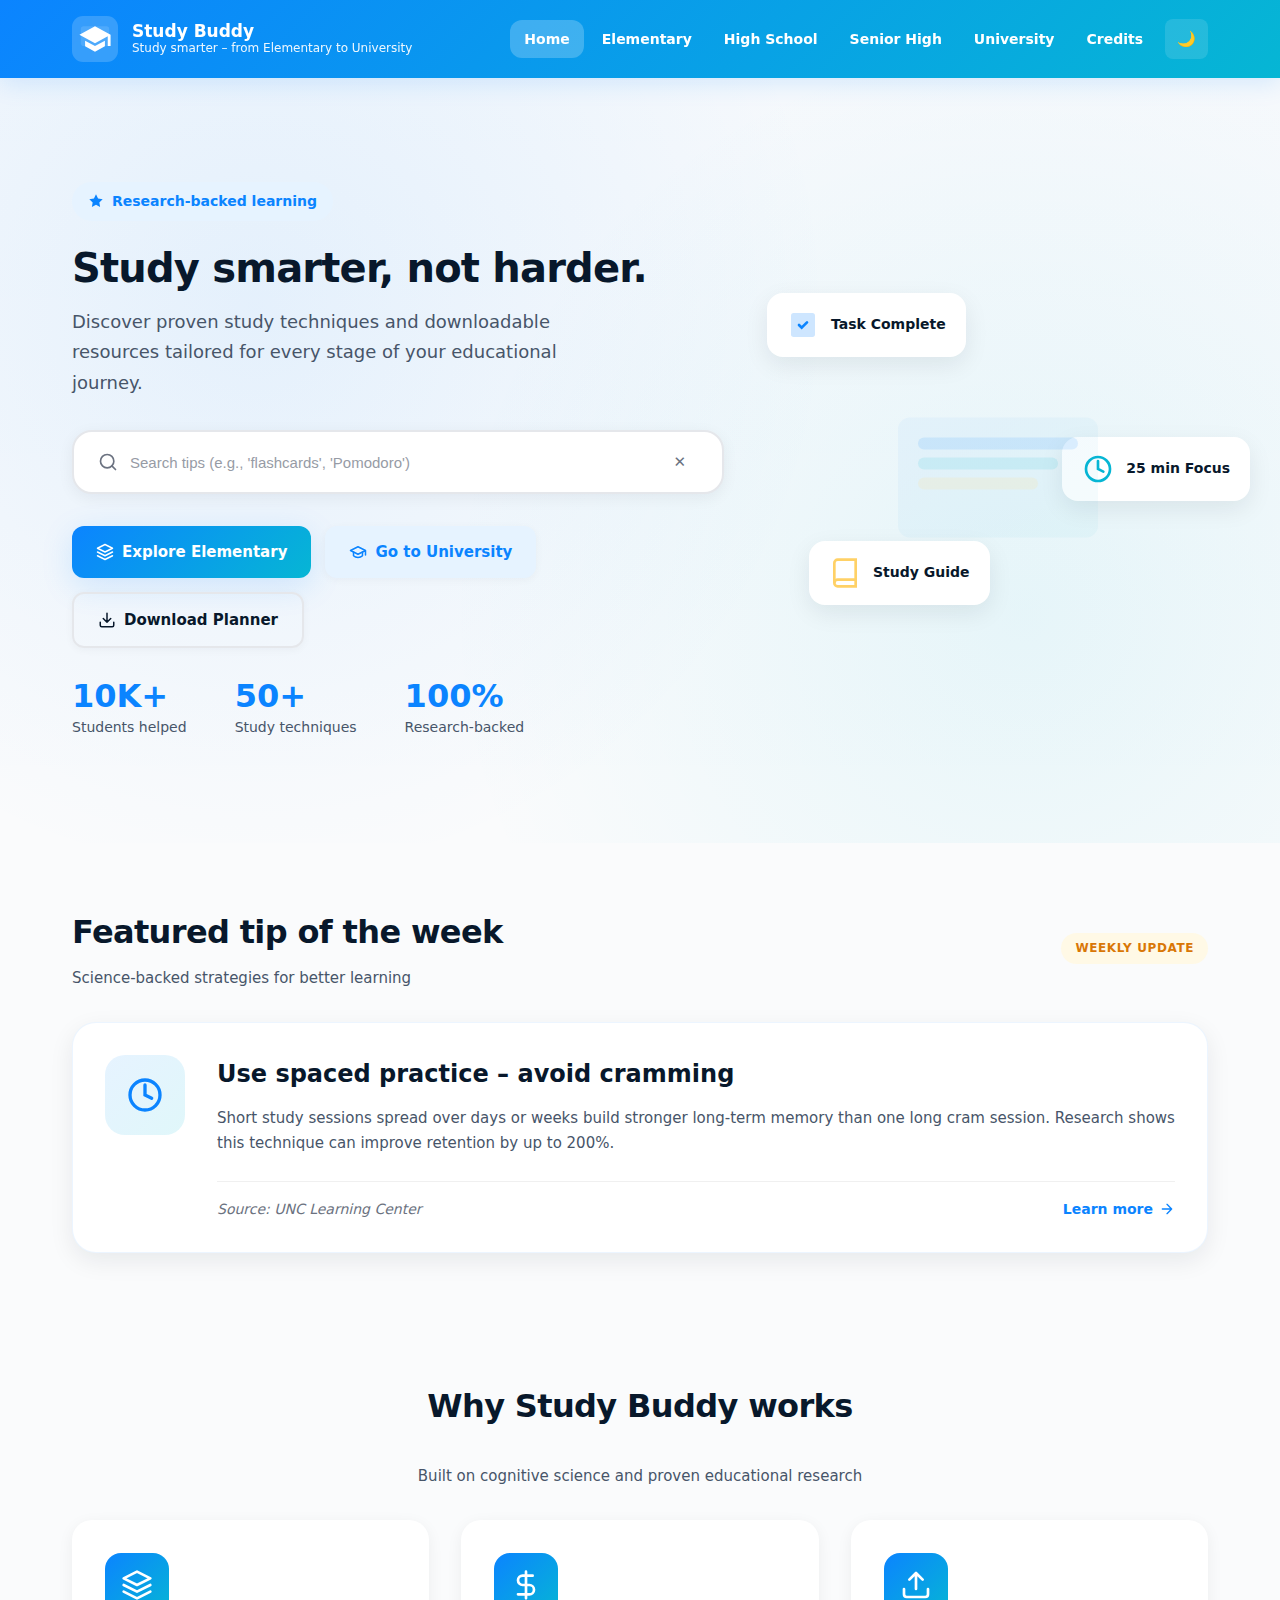
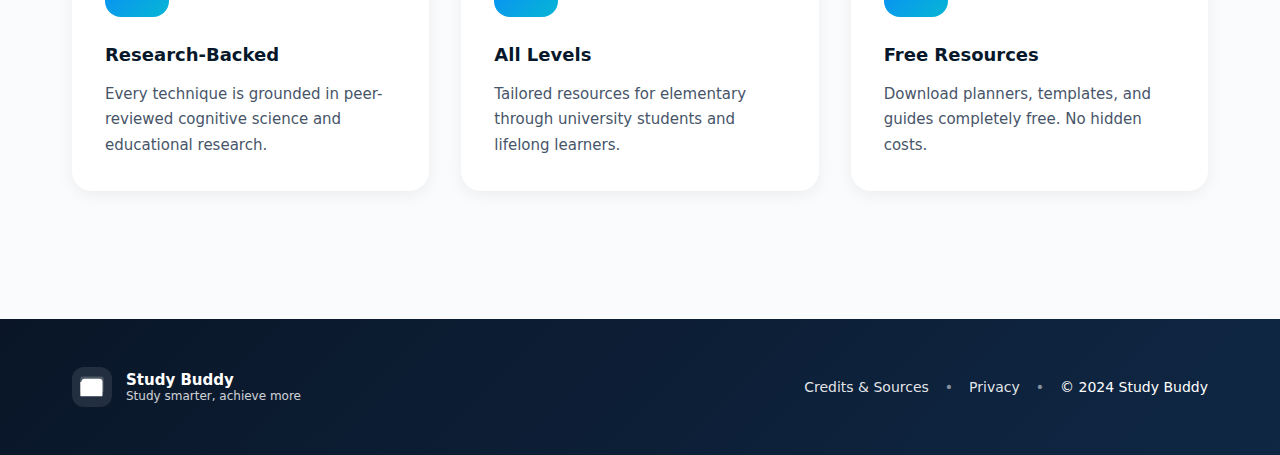
<file: index.html>
<!DOCTYPE html>
<html lang="en">
<head>
  <meta charset="utf-8">
  <meta name="viewport" content="width=device-width, initial-scale=1">
  <meta name="description" content="Study Buddy provides practical, research-backed study tips and downloadable resources tailored from elementary to university level. Study smarter, not harder.">
  <meta name="theme-color" content="#0b84ff">
  
  <title>Study Buddy – Study Smarter, Not Harder</title>
  
  <!-- Preload critical assets -->
  <link rel="preload" href="style.css" as="style">
  
  <link rel="stylesheet" href="style.css">
  
  <!-- Open Graph / Social Media -->
  <meta property="og:type" content="website">
  <meta property="og:title" content="Study Buddy – Study Smarter">
  <meta property="og:description" content="Research-backed study tips from elementary to university">
  
  <!-- Favicon -->
  <link rel="icon" type="image/svg+xml" href="data:image/svg+xml,%3Csvg xmlns='http://www.w3.org/2000/svg' viewBox='0 0 24 24'%3E%3Crect x='2' y='3' width='20' height='14' rx='2' fill='%230b84ff'/%3E%3C/svg%3E">
</head>
<body>
  <!-- Skip to main content link for accessibility -->
  <a href="#main-content" class="sr-only">Skip to main content</a>

  <header class="site-header" role="banner">
    <div class="container header-inner">
      <div class="brand">
        <div class="logo" aria-hidden="true">
          <svg width="34" height="34" viewBox="0 0 24 24" fill="none" xmlns="http://www.w3.org/2000/svg">
            <rect x="2" y="3" width="20" height="14" rx="2" fill="#fff" opacity="0.12"/>
            <path d="M12 3L1 9l11 6 9-4.91V17h2V9M5 13.18v4L12 21l7-3.82v-4L12 17l-7-3.82z" fill="#fff"/>
          </svg>
        </div>
        <div>
          <div class="site-title">Study Buddy</div>
          <div class="site-sub">Study smarter – from Elementary to University</div>
        </div>
      </div>

      <nav class="main-nav" role="navigation" aria-label="Main navigation">
        <button 
          id="menu-toggle" 
          type="button"
          aria-label="Toggle navigation menu"
          aria-expanded="false"
          aria-controls="menu"
        >
          ☰
        </button>
        <ul id="menu">
          <li><a href="index.html" class="active" aria-current="page">Home</a></li>
          <li><a href="elementary.html">Elementary</a></li>
          <li><a href="highschool.html">High School</a></li>
          <li><a href="seniorhigh.html">Senior High</a></li>
          <li><a href="university.html">University</a></li>
          <li><a href="credits.html">Credits</a></li>
        </ul>
        <button 
          id="dark-toggle" 
          type="button"
          aria-label="Toggle dark mode"
          title="Toggle dark mode"
        >
          🌙
        </button>
      </nav>
    </div>
  </header>

  <main id="main-content">
    <section class="hero" aria-labelledby="hero-heading">
      <div class="hero-background"></div>
      <div class="container hero-inner">
        <div class="hero-left">
          <div class="hero-badge">
            <svg width="16" height="16" viewBox="0 0 24 24" fill="none" xmlns="http://www.w3.org/2000/svg">
              <path d="M12 2L15.09 8.26L22 9.27L17 14.14L18.18 21.02L12 17.77L5.82 21.02L7 14.14L2 9.27L8.91 8.26L12 2Z" fill="currentColor"/>
            </svg>
            Research-backed learning
          </div>
          <h1 id="hero-heading">Study smarter, not harder.</h1>
          <p class="lead">
            Discover proven study techniques and downloadable resources tailored for every stage of your educational journey.
          </p>

          <div class="search-wrapper">
            <label for="searchBar" class="sr-only">Search study tips</label>
            <div class="search-box">
              <svg class="search-icon" width="20" height="20" viewBox="0 0 24 24" fill="none" xmlns="http://www.w3.org/2000/svg">
                <circle cx="11" cy="11" r="8" stroke="currentColor" stroke-width="2"/>
                <path d="M21 21l-4.35-4.35" stroke="currentColor" stroke-width="2" stroke-linecap="round"/>
              </svg>
              <input 
                id="searchBar" 
                type="search" 
                placeholder="Search tips (e.g., 'flashcards', 'Pomodoro')"
                aria-label="Search study tips"
                autocomplete="off"
              >
              <button 
                id="search-clear" 
                type="button"
                title="Clear search"
                aria-label="Clear search"
              >
                ✕
              </button>
            </div>
          </div>

          <div class="hero-actions">
            <a href="elementary.html" class="btn btn-primary" data-target="elementary">
              <svg width="18" height="18" viewBox="0 0 24 24" fill="none" xmlns="http://www.w3.org/2000/svg">
                <path d="M12 2L2 7L12 12L22 7L12 2Z" stroke="currentColor" stroke-width="2" stroke-linejoin="round"/>
                <path d="M2 17L12 22L22 17" stroke="currentColor" stroke-width="2" stroke-linecap="round" stroke-linejoin="round"/>
                <path d="M2 12L12 17L22 12" stroke="currentColor" stroke-width="2" stroke-linecap="round" stroke-linejoin="round"/>
              </svg>
              Explore Elementary
            </a>
            <a href="university.html" class="btn btn-secondary" data-target="university">
              <svg width="18" height="18" viewBox="0 0 24 24" fill="none" xmlns="http://www.w3.org/2000/svg">
                <path d="M22 10v6M2 10l10-5 10 5-10 5z" stroke="currentColor" stroke-width="2" stroke-linecap="round" stroke-linejoin="round"/>
                <path d="M6 12v5c3 3 9 3 12 0v-5" stroke="currentColor" stroke-width="2" stroke-linecap="round" stroke-linejoin="round"/>
              </svg>
              Go to University
            </a>
            <a href="assets/planner.pdf" class="btn btn-outline" download aria-label="Download planner PDF">
              <svg width="18" height="18" viewBox="0 0 24 24" fill="none" xmlns="http://www.w3.org/2000/svg">
                <path d="M21 15v4a2 2 0 01-2 2H5a2 2 0 01-2-2v-4M7 10l5 5 5-5M12 15V3" stroke="currentColor" stroke-width="2" stroke-linecap="round" stroke-linejoin="round"/>
              </svg>
              Download Planner
            </a>
          </div>

          <div class="hero-stats">
						<div class="stat">
              <div class="stat-number">10K+</div>
              <div class="stat-label">Students helped</div>
            </div>
            <div class="stat">
              <d class="stat">
              <div class="stat-number">50+</div>
              <div class="stat-label">Study techniques</div>
            </div>
            <div class="stat">
              <div class="stat-number">100%</div>
              <div class="stat-label">Research-backed</div>
            </div>
          </div>
        </div>

        <div class="hero-ill" aria-hidden="true">
          <div class="floating-card card-1">
            <svg width="32" height="32" viewBox="0 0 24 24" fill="none">
              <rect x="3" y="3" width="18" height="18" rx="2" fill="#0b84ff" opacity="0.2"/>
              <path d="M9 12l2 2 4-4" stroke="#0b84ff" stroke-width="2" stroke-linecap="round"/>
            </svg>
            <span>Task Complete</span>
          </div>
          <div class="floating-card card-2">
            <svg width="32" height="32" viewBox="0 0 24 24" fill="none">
              <circle cx="12" cy="12" r="9" stroke="#06b6d4" stroke-width="2"/>
              <path d="M12 6v6l4 2" stroke="#06b6d4" stroke-width="2" stroke-linecap="round"/>
            </svg>
           <span>25 min Focus</span>
          </div>
          <div class="floating-card card-3">
            <svg width="32" height="32" viewBox="0 0 24 24" fill="none">
              <path d="M4 19.5A2.5 2.5 0 016.5 17H20" stroke="#ffd166" stroke-width="2"/>
              <path d="M6.5 2H20v20H6.5A2.5 2.5 0 014 19.5v-15A2.5 2.5 0 016.5 2z" stroke="#ffd166" stroke-width="2"/>
            </svg>
            <span>Study Guide</span>
          </div>
          <div class="hero-main-graphic">
            <svg width="280" height="200" viewBox="0 0 280 200" fill="none">
              <defs>
                <linearGradient id="grad1" x1="0%" y1="0%" x2="100%" y2="100%">
                  <stop offset="0%" style="stop-color:#0b84ff;stop-opacity:0.1" />
                  <stop offset="100%" style="stop-color:#06b6d4;stop-opacity:0.1" />
                </linearGradient>
              </defs>
              <rect x="40" y="60" width="200" height="120" rx="12" fill="url(#grad1)"/>
              <rect x="60" y="80" width="160" height="12" rx="6" fill="#0b84ff" opacity="0.3"/>
              <rect x="60" y="100" width="140" height="12" rx="6" fill="#06b6d4" opacity="0.3"/>
              <rect x="60" y="120" width="120" height="12" rx="6" fill="#ffd166" opacity="0.3"/>
            </svg>
          </div>
        </div>
      </div>
    </section>

    <section class="featured container" aria-labelledby="featured-heading">
      <div class="section-header">
        <div>
          <h2 id="featured-heading">Featured tip of the week</h2>
          <p class="section-subtitle">Science-backed strategies for better learning</p>
        </div>
        <span class="badge">Weekly Update</span>
      </div>
      <div id="featured-card" class="featured-card" role="article">
        <div class="featured-icon">
          <svg viewBox="0 0 24 24" fill="none">
            <circle cx="12" cy="12" r="9" stroke="currentColor" stroke-width="2"/>
            <path d="M12 6v6l4 2" stroke="currentColor" stroke-width="2" stroke-linecap="round"/>
          </svg>
        </div>
        <div class="featured-content">
          <h3>Use spaced practice – avoid cramming</h3>
          <p>
            Short study sessions spread over days or weeks build stronger long-term memory 
            than one long cram session. Research shows this technique can improve retention by up to 200%.
          </p>
          <div class="featured-meta">
            <span class="source">Source: UNC Learning Center</span>
            <a href="#" class="learn-more">
              Learn more
              <svg width="16" height="16" viewBox="0 0 24 24" fill="none">
                <path d="M5 12h14M12 5l7 7-7 7" stroke="currentColor" stroke-width="2" stroke-linecap="round" stroke-linejoin="round"/>
              </svg>
            </a>
          </div>
        </div>
      </div>
    </section>

    <section class="benefits container">
      <div class="section-header centered">
        <h2>Why Study Buddy works</h2>
        <p class="section-subtitle">Built on cognitive science and proven educational research</p>
      </div>
      <div class="benefits-grid">
        <div class="benefit-card">
          <div class="benefit-icon">
            <svg viewBox="0 0 24 24" fill="none">
              <path d="M12 2L2 7L12 12L22 7L12 2Z" stroke="currentColor" stroke-width="2" stroke-linejoin="round"/>
              <path d="M2 17L12 22L22 17M2 12L12 17L22 12" stroke="currentColor" stroke-width="2" stroke-linecap="round" stroke-linejoin="round"/>
            </svg>
          </div>
          <h3>Research-Backed</h3>
          <p>Every technique is grounded in peer-reviewed cognitive science and educational research.</p>
        </div>
        <div class="benefit-card">
          <div class="benefit-icon">
            <svg viewBox="0 0 24 24" fill="none">
              <path d="M12 2v20M17 5H9.5a3.5 3.5 0 000 7h5a3.5 3.5 0 010 7H6" stroke="currentColor" stroke-width="2" stroke-linecap="round" stroke-linejoin="round"/>
            </svg>
          </div>
          <h3>All Levels</h3>
          <p>Tailored resources for elementary through university students and lifelong learners.</p>
        </div>
        <div class="benefit-card">
          <div class="benefit-icon">
            <svg viewBox="0 0 24 24" fill="none">
              <path d="M21 15v4a2 2 0 01-2 2H5a2 2 0 01-2-2v-4M17 8l-5-5-5 5M12 3v12" stroke="currentColor" stroke-width="2" stroke-linecap="round" stroke-linejoin="round"/>
            </svg>
          </div>
          <h3>Free Resources</h3>
          <p>Download planners, templates, and guides completely free. No hidden costs.</p>
        </div>
      </div>
    </section>
  </main>

  <footer role="contentinfo">
    <div class="container footer-inner">
      <div class="footer-brand">
        <div class="footer-logo">
          <svg width="28" height="28" viewBox="0 0 24 24" fill="none">
            <rect x="2" y="3" width="20" height="14" rx="2" fill="#fff" opacity="0.2"/>
            <path d="M3 7.5C3 6.119 4.119 5 5.5 5h13c1.381 0 2.5 1.119 2.5 2.5V19a1 1 0 01-1 1h-17a1 1 0 01-1-1V7.5z" fill="#fff"/>
          </svg>
        </div>
        <div>
          <div class="footer-title">Study Buddy</div>
          <div class="footer-tagline">Study smarter, achieve more</div>
        </div>
      </div>
      <div class="footer-links">
        <a href="credits.html">Credits & Sources</a>
        <span class="separator">•</span>
        <a href="#privacy">Privacy</a>
        <span class="separator">•</span>
        <span>© <span id="year">2024</span> Study Buddy</span>
      </div>
    </div>
  </footer>

  <script src="script.js" defer></script>
</body>

</html>
</file>
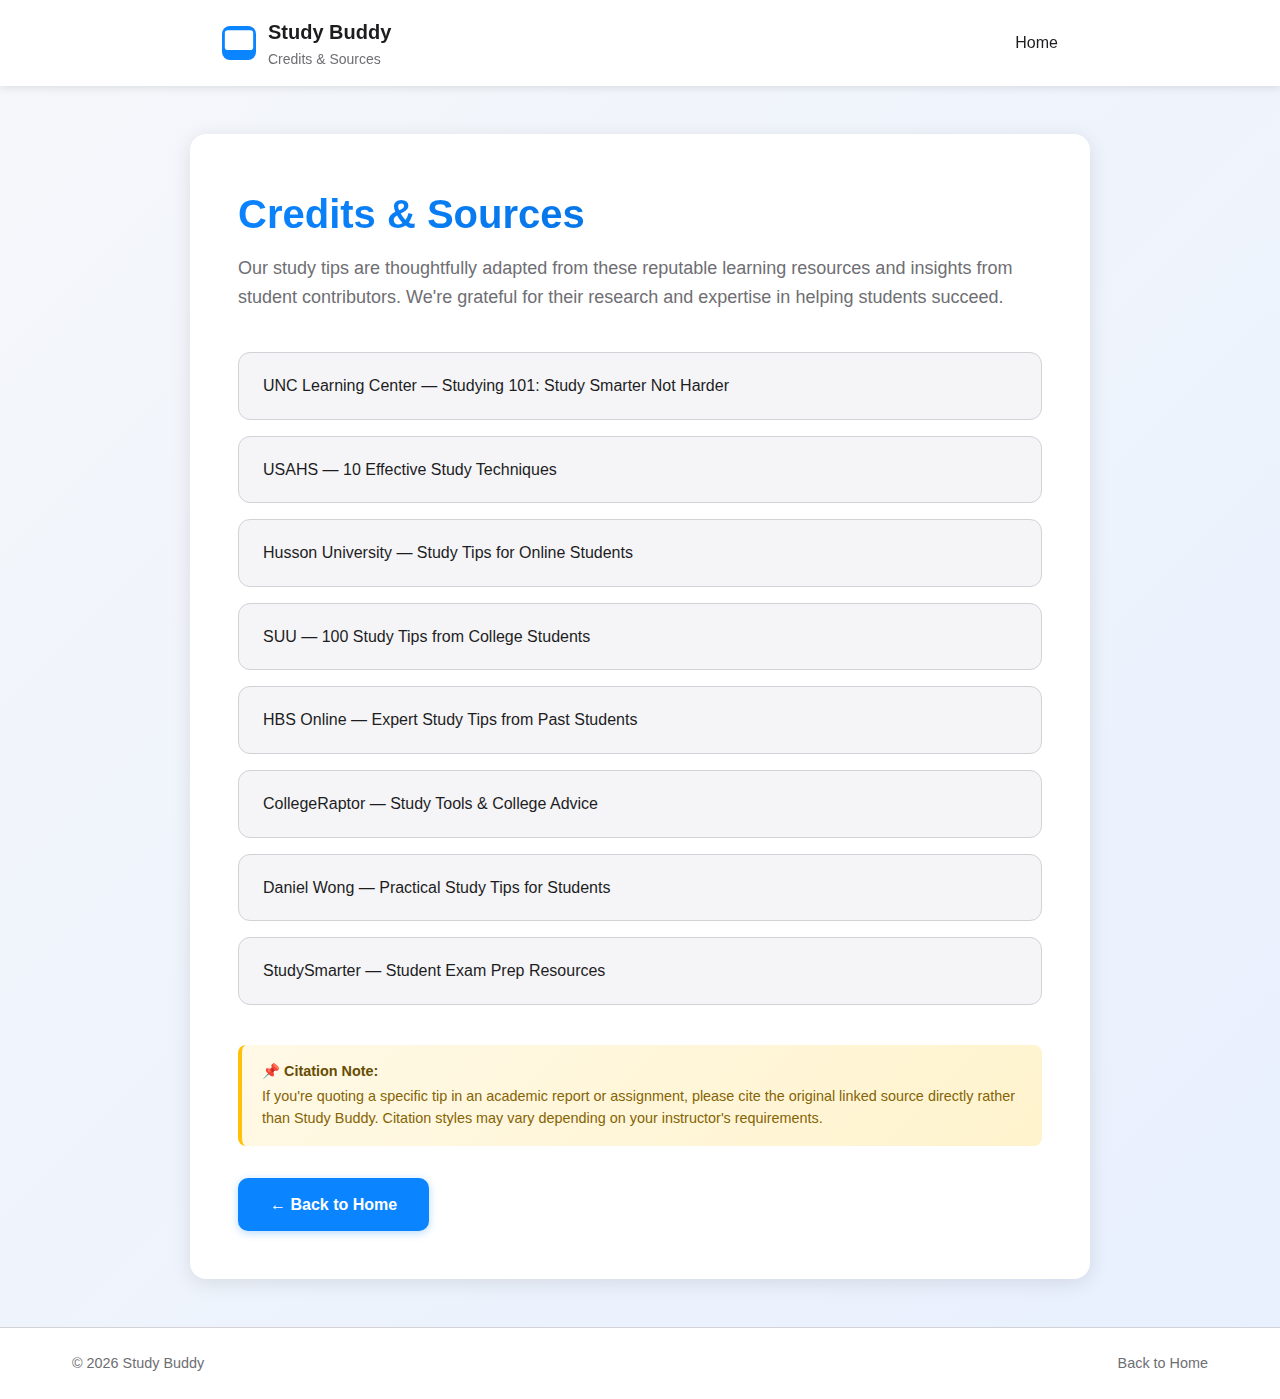
<file: credits.html>
<!DOCTYPE html>
<html lang="en">
<head>
  <meta charset="utf-8">
  <meta name="viewport" content="width=device-width, initial-scale=1">
  <meta name="description" content="Credits and sources for Study Buddy. All study tips are adapted from reputable learning resources and student contributors.">
  <meta name="theme-color" content="#0b84ff">
  
  <title>Credits & Sources — Study Buddy</title>
  
  <link rel="preload" href="credits.css" as="style">
  <link rel="stylesheet" href="credits.css">
  
  <!-- Open Graph -->
  <meta property="og:type" content="website">
  <meta property="og:title" content="Credits & Sources — Study Buddy">
  <meta property="og:description" content="Research sources and credits for our study tips">
  
  <!-- Favicon -->
  <link rel="icon" type="image/svg+xml" href="data:image/svg+xml,%3Csvg xmlns='http://www.w3.org/2000/svg' viewBox='0 0 24 24'%3E%3Crect x='2' y='3' width='20' height='14' rx='2' fill='%230b84ff'/%3E%3C/svg%3E">
</head>
<body>
  <a href="#main-content" class="sr-only">Skip to main content</a>

  <header class="site-header" role="banner">
    <div class="container header-inner">
      <div class="brand">
        <div class="logo" aria-hidden="true">
          <svg width="34" height="34" viewBox="0 0 24 24" fill="none">
            <rect x="2" y="3" width="20" height="14" rx="2" fill="#fff"/>
          </svg>
        </div>
        <div>
          <div class="site-title">Study Buddy</div>
          <div class="site-sub">Credits & Sources</div>
        </div>
      </div>

      <nav class="main-nav" role="navigation" aria-label="Main navigation">
        <ul id="menu">
          <li><a href="index.html">Home</a></li>
        </ul>
      </nav>
    </div>
  </header>

  <main id="main-content">
    <section class="container page">
      <h1>Credits & Sources</h1>
      <p class="section-sub">
        Our study tips are thoughtfully adapted from these reputable learning resources and insights from student contributors. We're grateful for their research and expertise in helping students succeed.
      </p>

      <ul class="credits-list" role="list">
        <li>
          <a 
            href="https://learningcenter.unc.edu/tips-and-tools/studying-101-study-smarter-not-harder/" 
            target="_blank" 
            rel="noopener noreferrer"
            aria-label="Visit UNC Learning Center - Studying 101: Study Smarter Not Harder (opens in new tab)"
          >
            UNC Learning Center — Studying 101: Study Smarter Not Harder
          </a>
        </li>
        <li>
          <a 
            href="https://www.usa.edu/blog/study-techniques/" 
            target="_blank" 
            rel="noopener noreferrer"
            aria-label="Visit USAHS - 10 Effective Study Techniques (opens in new tab)"
          >
            USAHS — 10 Effective Study Techniques
          </a>
        </li>
        <li>
          <a 
            href="https://www.husson.edu/online/blog/2023/05/study-tips-for-online-students" 
            target="_blank" 
            rel="noopener noreferrer"
            aria-label="Visit Husson University - Study Tips for Online Students (opens in new tab)"
          >
            Husson University — Study Tips for Online Students
          </a>
        </li>
        <li>
          <a 
            href="https://www.suu.edu/blog/2018/09/100-study-tips-from-college-students.html" 
            target="_blank" 
            rel="noopener noreferrer"
            aria-label="Visit SUU - 100 Study Tips from College Students (opens in new tab)"
          >
            SUU — 100 Study Tips from College Students
          </a>
        </li>
        <li>
          <a 
            href="https://online.hbs.edu/blog/post/6-expert-study-tips-from-past-students" 
            target="_blank" 
            rel="noopener noreferrer"
            aria-label="Visit HBS Online - Expert Study Tips (opens in new tab)"
          >
            HBS Online — Expert Study Tips from Past Students
          </a>
        </li>
        <li>
          <a 
            href="https://www.collegeraptor.com/" 
            target="_blank" 
            rel="noopener noreferrer"
            aria-label="Visit CollegeRaptor - Study Tools & Advice (opens in new tab)"
          >
            CollegeRaptor — Study Tools & College Advice
          </a>
        </li>
        <li>
          <a 
            href="https://www.daniel-wong.com/2019/04/09/study-tips-for-students/" 
            target="_blank" 
            rel="noopener noreferrer"
            aria-label="Visit Daniel Wong - Study Tips for Students (opens in new tab)"
          >
            Daniel Wong — Practical Study Tips for Students
          </a>
        </li>
        <li>
          <a 
            href="https://www.studysmarter.co.uk/" 
            target="_blank" 
            rel="noopener noreferrer"
            aria-label="Visit StudySmarter - Student Exam Prep (opens in new tab)"
          >
            StudySmarter — Student Exam Prep Resources
          </a>
        </li>
      </ul>

      <p class="small">
        <strong>📌 Citation Note:</strong> 
        If you're quoting a specific tip in an academic report or assignment, please cite the original linked source directly rather than Study Buddy. Citation styles may vary depending on your instructor's requirements.
      </p>

      <div style="margin-top: 2rem">
        <a href="index.html" class="btn">
          ← Back to Home
        </a>
      </div>
    </section>
  </main>

  <footer role="contentinfo">
    <div class="container footer-inner">
      <div>
        © <span id="year">2025</span> Study Buddy
      </div>
      <div>
        <a href="index.html">Back to Home</a>
      </div>
    </div>
  </footer>

  <script>
    // Update copyright year
    document.getElementById('year').textContent = new Date().getFullYear();
  </script>
</body>
</html>
</file>
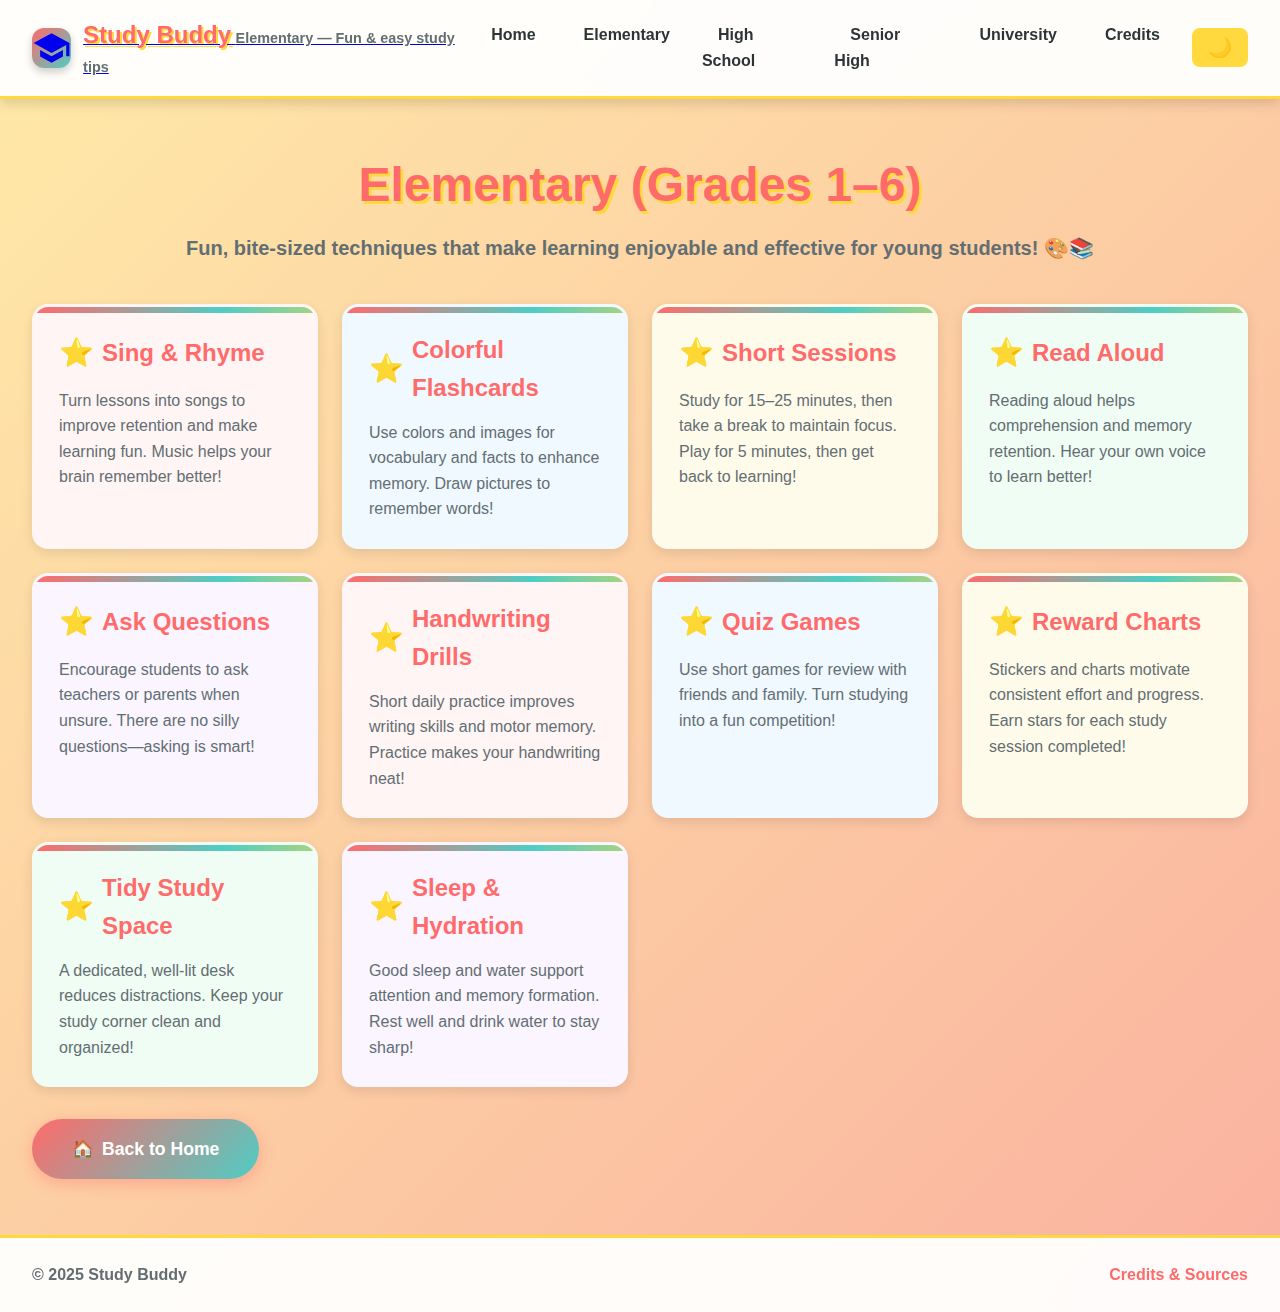
<file: elementary.html>
<!DOCTYPE html>
<html lang="en">
<head>
  <meta charset="utf-8">
  <meta name="viewport" content="width=device-width, initial-scale=1">
  <meta name="description" content="Fun and engaging study tips for elementary students in grades 1-6. Make learning enjoyable with colorful flashcards, songs, and bite-sized study sessions.">
  <meta name="theme-color" content="#ff6b6b">
  
  <title>Elementary Study Tips — Study Buddy</title>
  
  <link rel="preload" href="elementary.css" as="style">
  <link rel="stylesheet" href="elementary.css">
  
  <meta property="og:type" content="website">
  <meta property="og:title" content="Elementary Study Tips — Study Buddy">
  <meta property="og:description" content="Fun, bite-sized study techniques for grades 1-6">
  
  <link rel="icon" type="image/svg+xml" href="data:image/svg+xml,%3Csvg xmlns='http://www.w3.org/2000/svg' viewBox='0 0 24 24'%3E%3Cpath d='M12 3L1 9l11 6 9-4.91V17h2V9M5 13.18v4L12 21l7-3.82v-4L12 17l-7-3.82z' fill='%23ff6b6b'/%3E%3C/svg%3E">
</head>
<body>
  <a href="#main-content" class="sr-only sr-only-focusable">Skip to main content</a>

  <header class="site-header">
    <div class="container header-inner">
      <a href="index.html" class="brand">
        <svg class="logo" width="34" height="34" viewBox="0 0 24 24" aria-hidden="true">
          <path d="M12 3L1 9l11 6 9-4.91V17h2V9M5 13.18v4L12 21l7-3.82v-4L12 17l-7-3.82z" fill="currentColor"/>
        </svg>
        <div>
          <span class="site-title">Study Buddy</span>
          <span class="site-sub">Elementary — Fun & easy study tips</span>
        </div>
      </a>

      <nav class="main-nav" aria-label="Main">
        <button 
          id="menu-toggle" 
          type="button"
          aria-label="Menu"
          aria-expanded="false"
          aria-controls="menu"
        >
          <span aria-hidden="true">☰</span>
        </button>
        <ul id="menu" class="nav-menu">
          <li><a href="index.html">Home</a></li>
          <li><a href="elementary.html" aria-current="page">Elementary</a></li>
          <li><a href="highschool.html">High School</a></li>
          <li><a href="seniorhigh.html">Senior High</a></li>
          <li><a href="university.html">University</a></li>
          <li><a href="credits.html">Credits</a></li>
        </ul>
        <button 
          id="dark-toggle" 
          type="button"
          aria-label="Switch to dark mode"
          aria-pressed="false"
        >
          <span aria-hidden="true">🌙</span>
        </button>
      </nav>
    </div>
  </header>

  <main id="main-content">
    <section class="page active">
      <div class="container">
        <h1>Elementary <span class="subtitle">(Grades 1–6)</span></h1>
        <p class="section-sub">
          Fun, bite-sized techniques that make learning enjoyable and effective for young students! 
          <span aria-hidden="true">🎨📚</span>
        </p>

        <ul class="card-container" aria-label="Study tips for elementary students">
          <li class="card">
            <h2 class="label">Sing & Rhyme</h2>
            <p class="mini">
              Turn lessons into songs to improve retention and make learning fun. Music helps your brain remember better!
            </p>
          </li>

          <li class="card">
            <h2 class="label">Colorful Flashcards</h2>
            <p class="mini">
              Use colors and images for vocabulary and facts to enhance memory. Draw pictures to remember words!
            </p>
          </li>

          <li class="card">
            <h2 class="label">Short Sessions</h2>
            <p class="mini">
              Study for 15–25 minutes, then take a break to maintain focus. Play for 5 minutes, then get back to learning!
            </p>
          </li>

          <li class="card">
            <h2 class="label">Read Aloud</h2>
            <p class="mini">
              Reading aloud helps comprehension and memory retention. Hear your own voice to learn better!
            </p>
          </li>

          <li class="card">
            <h2 class="label">Ask Questions</h2>
            <p class="mini">
              Encourage students to ask teachers or parents when unsure. There are no silly questions—asking is smart!
            </p>
          </li>

          <li class="card">
            <h2 class="label">Handwriting Drills</h2>
            <p class="mini">
              Short daily practice improves writing skills and motor memory. Practice makes your handwriting neat!
            </p>
          </li>

          <li class="card">
            <h2 class="label">Quiz Games</h2>
            <p class="mini">
              Use short games for review with friends and family. Turn studying into a fun competition!
            </p>
          </li>

          <li class="card">
            <h2 class="label">Reward Charts</h2>
            <p class="mini">
              Stickers and charts motivate consistent effort and progress. Earn stars for each study session completed!
            </p>
          </li>

          <li class="card">
            <h2 class="label">Tidy Study Space</h2>
            <p class="mini">
              A dedicated, well-lit desk reduces distractions. Keep your study corner clean and organized!
            </p>
          </li>

          <li class="card">
            <h2 class="label">Sleep & Hydration</h2>
            <p class="mini">
              Good sleep and water support attention and memory formation. Rest well and drink water to stay sharp!
            </p>
          </li>
        </ul>

        <nav class="page-nav">
          <a href="index.html" class="btn">Back to Home</a>
        </nav>
      </div>
    </section>
  </main>

  <footer class="site-footer">
    <div class="container footer-inner">
      <p>© <time id="year">2025</time> Study Buddy</p>
      <a href="credits.html">Credits & Sources</a>
    </div>
  </footer>

  <script src="script.js" defer></script>
</body>
</html>
</file>
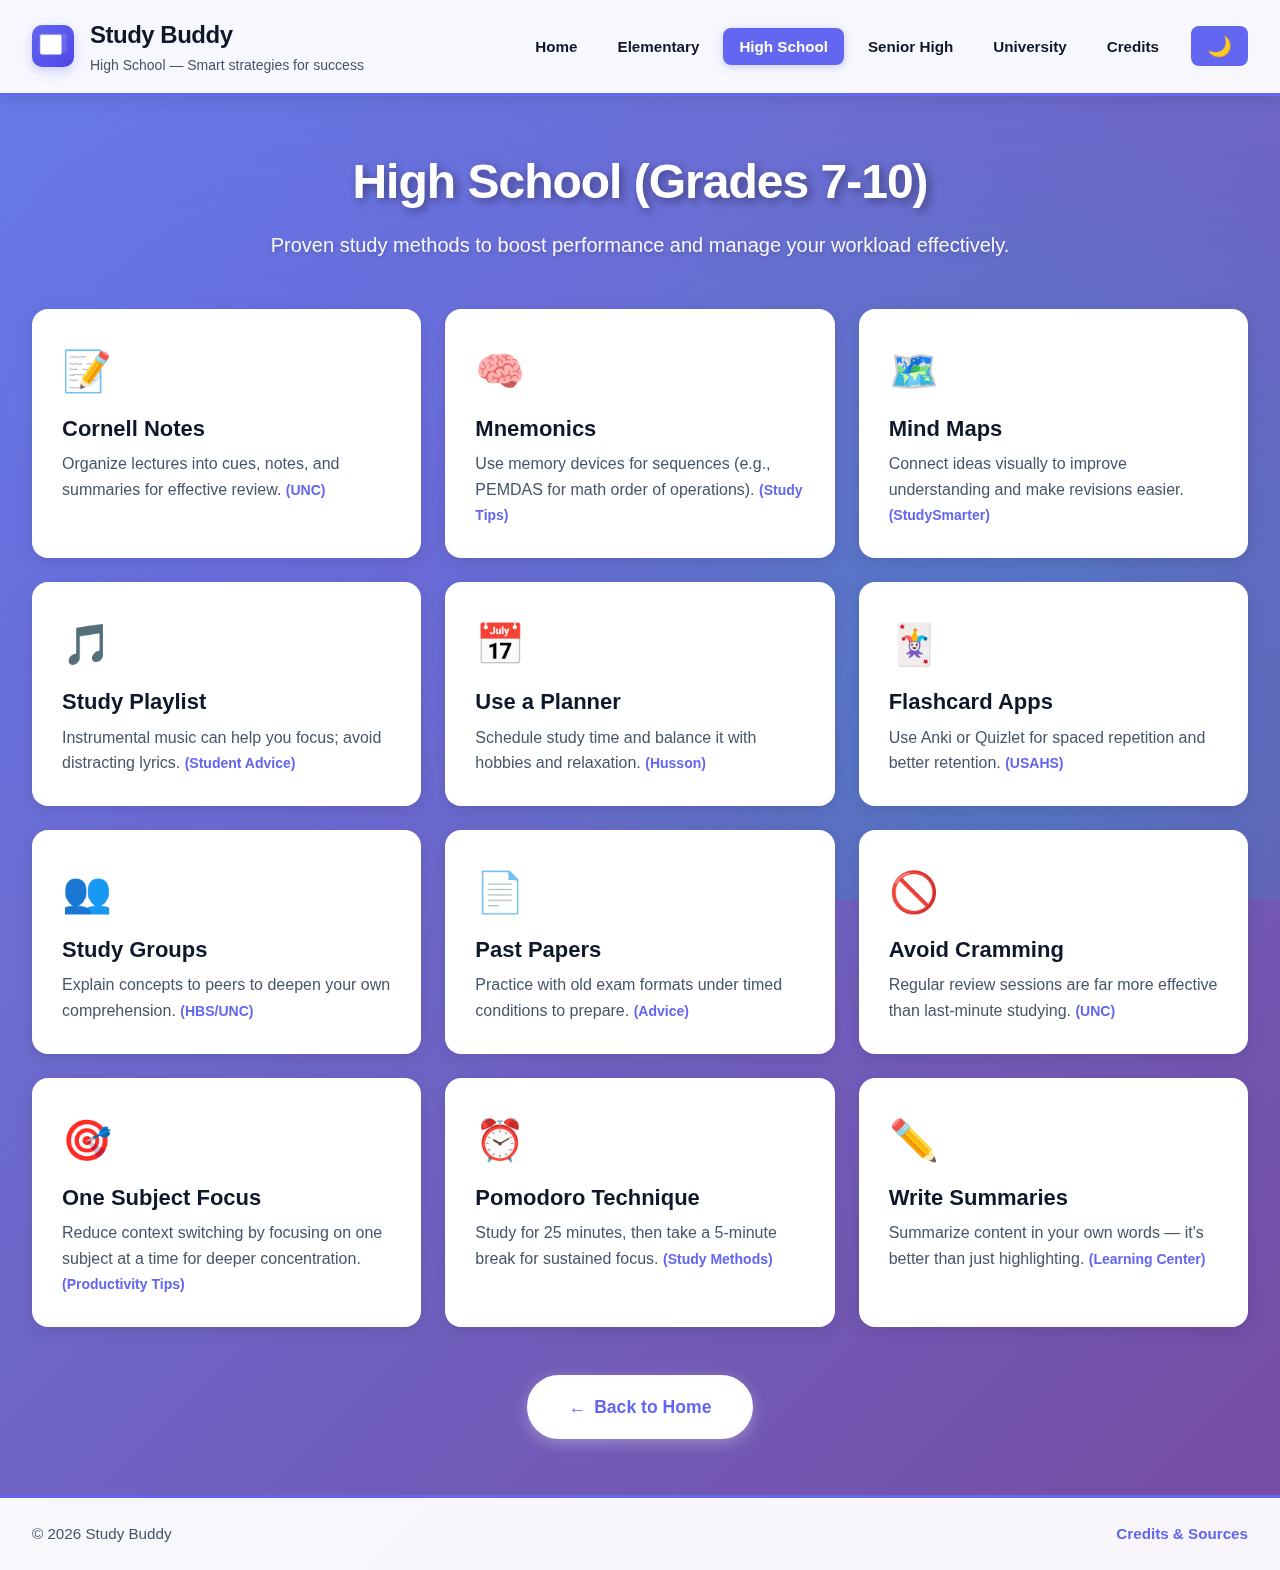
<file: highschool.html>
<!doctype html>
<html lang="en">
<head>
  <meta charset="utf-8" />
  <meta name="viewport" content="width=device-width,initial-scale=1" />
  <meta name="description" content="Proven study strategies for high school students in grades 7-10. Master effective techniques like Cornell notes, mind maps, and the Pomodoro technique." />
  <meta name="theme-color" content="#6366f1" />
  
  <title>High School Study Tips — Study Buddy</title>
  
  <link rel="preload" href="style-highschool.css" as="style" />
  <link rel="stylesheet" href="style-highschool.css" />
  
  <!-- Open Graph -->
  <meta property="og:type" content="website" />
  <meta property="og:title" content="High School Study Tips — Study Buddy" />
  <meta property="og:description" content="Smart strategies for high school success" />
  
  <!-- Favicon -->
  <link rel="icon" type="image/svg+xml" href="data:image/svg+xml,%3Csvg xmlns='http://www.w3.org/2000/svg' viewBox='0 0 24 24'%3E%3Crect x='2' y='3' width='20' height='14' rx='2' fill='%236366f1'/%3E%3C/svg%3E" />
</head>
<body>
  <!-- header -->
  <header class="site-header" role="banner">
    <div class="container header-inner">
      <div class="brand">
        <div class="logo" aria-hidden="true">
          <!-- book icon (SVG) -->
          <svg width="34" height="34" viewBox="0 0 24 24" fill="none" aria-hidden="true" focusable="false">
            <rect x="2" y="3" width="20" height="14" rx="2" fill="#ffffff" opacity="0.12"/>
            <path d="M3 5a1 1 0 011-1h13a1 1 0 011 1v12a1 1 0 01-1 1H4a1 1 0 01-1-1V5z" fill="#fff"/>
          </svg>
        </div>
        <div>
          <div class="site-title">Study Buddy</div>
          <div class="site-sub">High School — Smart strategies for success</div>
        </div>
      </div>

      <nav class="main-nav" role="navigation" aria-label="Primary navigation">
        <button 
          id="menu-toggle" 
          class="menu-btn" 
          aria-label="Toggle menu" 
          aria-expanded="false"
          aria-controls="menu"
        >
          ☰
        </button>

        <ul id="menu" class="menu-list">
          <li><a href="index.html">Home</a></li>
          <li><a href="elementary.html">Elementary</a></li>
          <li><a href="highschool.html" class="active" aria-current="page">High School</a></li>
          <li><a href="seniorhigh.html">Senior High</a></li>
          <li><a href="university.html">University</a></li>
          <li><a href="credits.html">Credits</a></li>
        </ul>

        <button 
          id="dark-toggle" 
          class="menu-btn" 
          aria-label="Toggle dark mode"
          title="Toggle dark mode"
        >
          🌙
        </button>
      </nav>
    </div>
  </header>

  <!-- main content -->
  <main>
    <section class="page active" aria-labelledby="hs-heading">
      <div class="container">
        <h2 id="hs-heading">High School (Grades 7-10)</h2>
        <p class="section-sub">Proven study methods to boost performance and manage your workload effectively.</p>

        <div class="card-container" role="list">
          <article class="card" role="listitem" tabindex="0">
            <div class="card-icon">📝</div>
            <div class="label">Cornell Notes</div>
            <div class="mini">Organize lectures into cues, notes, and summaries for effective review. <em>(UNC)</em></div>
          </article>

          <article class="card" role="listitem" tabindex="0">
            <div class="card-icon">🧠</div>
            <div class="label">Mnemonics</div>
            <div class="mini">Use memory devices for sequences (e.g., PEMDAS for math order of operations). <em>(Study Tips)</em></div>
          </article>

          <article class="card" role="listitem" tabindex="0">
            <div class="card-icon">🗺️</div>
            <div class="label">Mind Maps</div>
            <div class="mini">Connect ideas visually to improve understanding and make revisions easier. <em>(StudySmarter)</em></div>
          </article>

          <article class="card" role="listitem" tabindex="0">
            <div class="card-icon">🎵</div>
            <div class="label">Study Playlist</div>
            <div class="mini">Instrumental music can help you focus; avoid distracting lyrics. <em>(Student Advice)</em></div>
          </article>

          <article class="card" role="listitem" tabindex="0">
            <div class="card-icon">📅</div>
            <div class="label">Use a Planner</div>
            <div class="mini">Schedule study time and balance it with hobbies and relaxation. <em>(Husson)</em></div>
          </article>

          <article class="card" role="listitem" tabindex="0">
            <div class="card-icon">🃏</div>
            <div class="label">Flashcard Apps</div>
            <div class="mini">Use Anki or Quizlet for spaced repetition and better retention. <em>(USAHS)</em></div>
          </article>

          <article class="card" role="listitem" tabindex="0">
            <div class="card-icon">👥</div>
            <div class="label">Study Groups</div>
            <div class="mini">Explain concepts to peers to deepen your own comprehension. <em>(HBS/UNC)</em></div>
          </article>

          <article class="card" role="listitem" tabindex="0">
            <div class="card-icon">📄</div>
            <div class="label">Past Papers</div>
            <div class="mini">Practice with old exam formats under timed conditions to prepare. <em>(Advice)</em></div>
          </article>

          <article class="card" role="listitem" tabindex="0">
            <div class="card-icon">🚫</div>
            <div class="label">Avoid Cramming</div>
            <div class="mini">Regular review sessions are far more effective than last-minute studying. <em>(UNC)</em></div>
          </article>

          <article class="card" role="listitem" tabindex="0">
            <div class="card-icon">🎯</div>
            <div class="label">One Subject Focus</div>
            <div class="mini">Reduce context switching by focusing on one subject at a time for deeper concentration. <em>(Productivity Tips)</em></div>
          </article>

          <article class="card" role="listitem" tabindex="0">
            <div class="card-icon">⏰</div>
            <div class="label">Pomodoro Technique</div>
            <div class="mini">Study for 25 minutes, then take a 5-minute break for sustained focus. <em>(Study Methods)</em></div>
          </article>

          <article class="card" role="listitem" tabindex="0">
            <div class="card-icon">✏️</div>
            <div class="label">Write Summaries</div>
            <div class="mini">Summarize content in your own words — it's better than just highlighting. <em>(Learning Center)</em></div>
          </article>
        </div>

        <div class="actions">
          <a href="index.html" class="btn">Back to Home</a>
        </div>
      </div>
    </section>
  </main>

  <!-- footer -->
  <footer>
    <div class="container footer-inner">
      <div>© <span id="year">2025</span> Study Buddy</div>
      <div><a href="credits.html">Credits & Sources</a></div>
    </div>
  </footer>

  <!-- External JavaScript file -->
  <script src="script.js"></script>

  <!-- Internal JavaScript -->
  <script>
    // Update copyright year
    document.getElementById('year').textContent = new Date().getFullYear();

    // Mobile menu toggle
    const menuToggle = document.getElementById('menu-toggle');
    const menu = document.getElementById('menu');

    if (menuToggle && menu) {
      menuToggle.addEventListener('click', () => {
        menu.classList.toggle('active');
        const isExpanded = menu.classList.contains('active');
        menuToggle.setAttribute('aria-expanded', isExpanded);
      });
    }

    // Dark mode toggle (placeholder functionality)
    const darkToggle = document.getElementById('dark-toggle');
    if (darkToggle) {
      darkToggle.addEventListener('click', () => {
        alert('Dark mode coming soon! 🌟');
      });
    }

    // Keyboard navigation for cards
    document.querySelectorAll('.card').forEach(card => {
      card.addEventListener('keypress', (e) => {
        if (e.key === 'Enter' || e.key === ' ') {
          card.click();
        }
      });
    });
  </script>
</body>
</html>
</file>
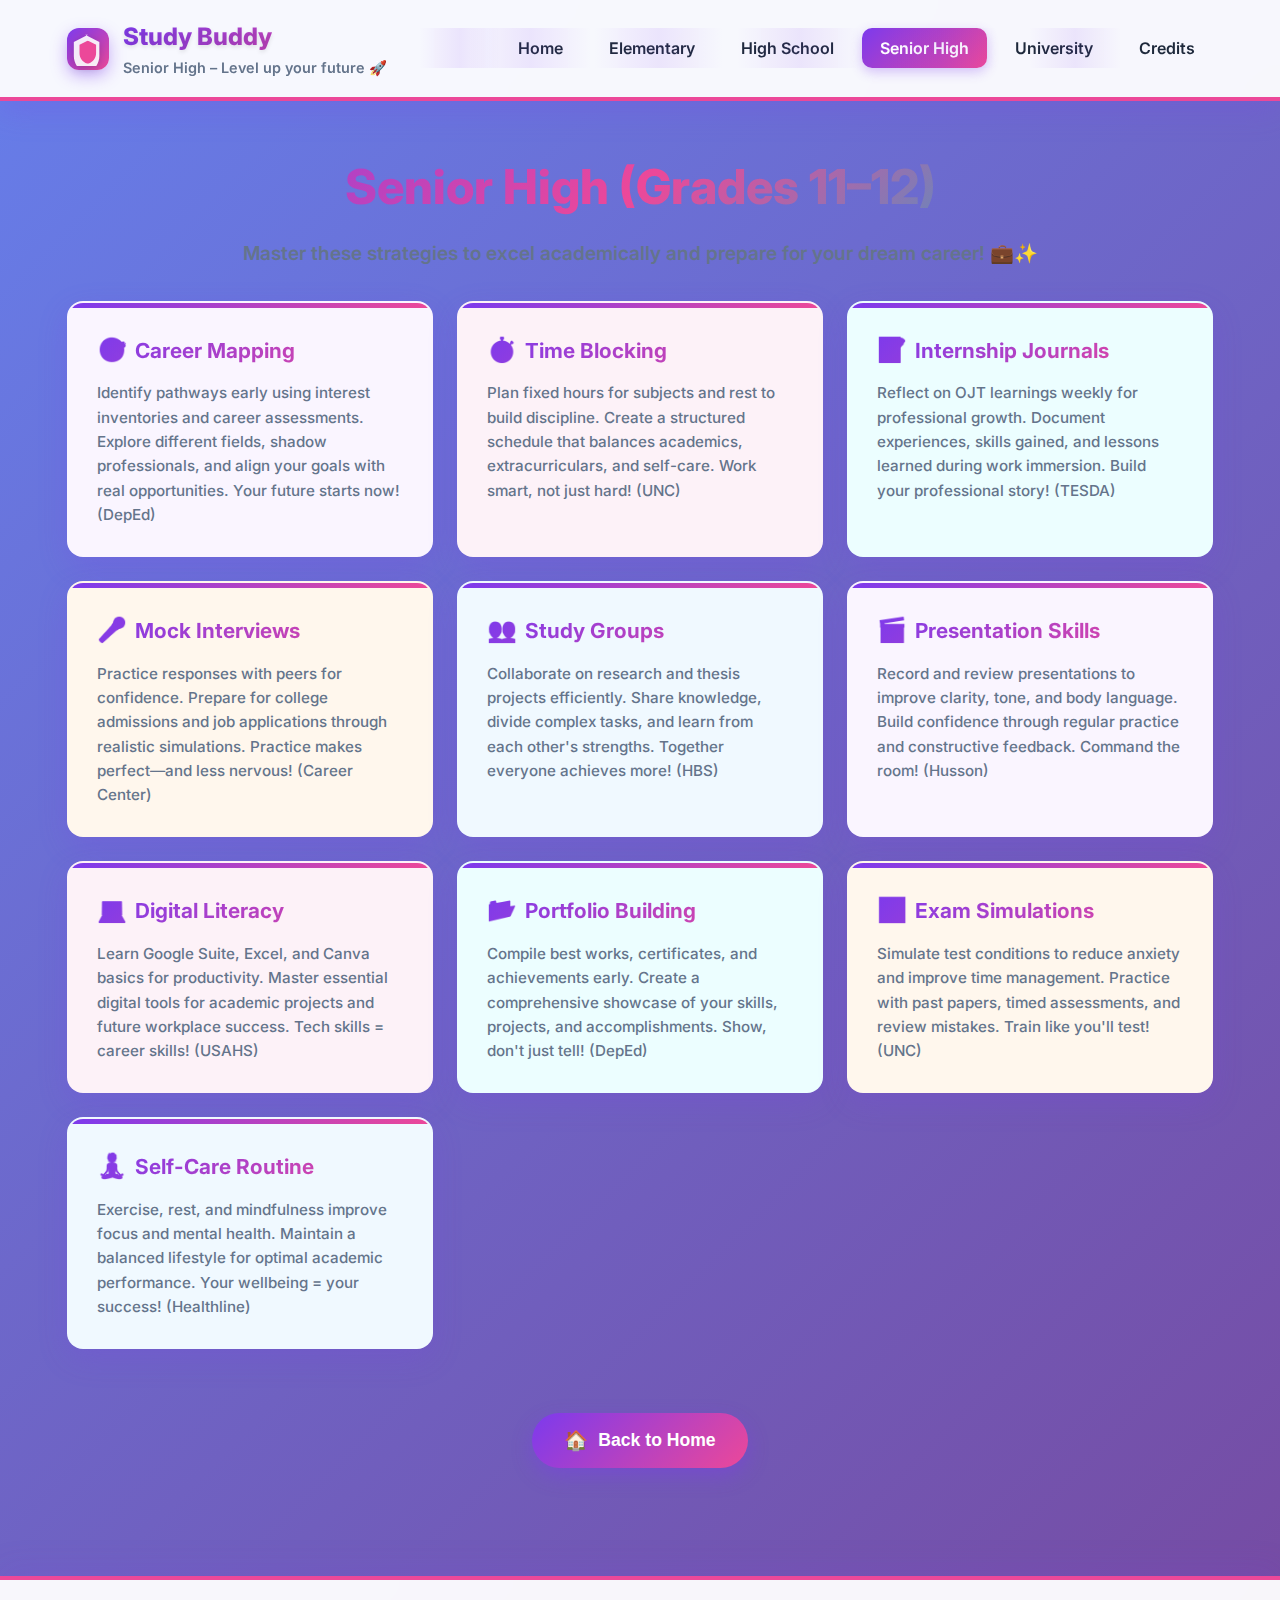
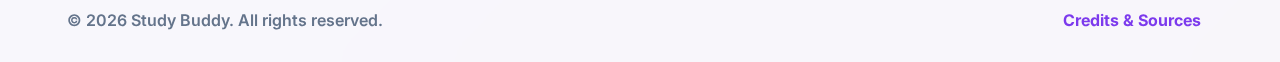
<file: seniorhigh.html>
<!doctype html>
<html lang="en">
<head>
  <meta charset="utf-8" />
  <meta name="viewport" content="width=device-width, initial-scale=1" />
  <meta name="description" content="Study Buddy Senior High - Practical strategies for academic success and career readiness for grades 11-12. Level up your future! 🎯" />
  <meta name="theme-color" content="#7c3aed" />
  <title>Study Buddy – Senior High</title>
  
  <link rel="preconnect" href="https://fonts.googleapis.com">
  <link rel="preconnect" href="https://fonts.gstatic.com" crossorigin>
  <link href="https://fonts.googleapis.com/css2?family=Inter:wght@400;500;600;700;800&display=swap" rel="stylesheet">
  <link rel="stylesheet" href="style-seniorhigh.css" />
  
  <!-- Favicon -->
  <link rel="icon" type="image/svg+xml" href="data:image/svg+xml,%3Csvg xmlns='http://www.w3.org/2000/svg' viewBox='0 0 24 24'%3E%3Cpath d='M12 2L2 7v10c0 5.55 3.84 10.74 9 12 5.16-1.26 9-6.45 9-12V7l-10-5z' fill='%237c3aed'/%3E%3C/svg%3E">
</head>
<body>
  <a href="#main-content" class="sr-only">Skip to main content</a>

  <header class="site-header" role="banner">
    <div class="container header-inner">
      <div class="brand">
        <div class="logo" aria-hidden="true">
          <svg width="34" height="34" viewBox="0 0 24 24" fill="none">
            <path d="M12 2L2 7v10c0 5.55 3.84 10.74 9 12 5.16-1.26 9-6.45 9-12V7l-10-5z" fill="#fff" opacity="0.9"/>
            <path d="M12 6l-6 3v6c0 3.33 2.3 6.44 5.4 7.2.3.07.6.07.9 0 3.1-.76 5.4-3.87 5.4-7.2V9l-6-3z" fill="#ec4899"/>
          </svg>
        </div>
        <div>
          <h1 class="site-title">Study Buddy</h1>
          <p class="site-sub">Senior High – Level up your future 🚀</p>
        </div>
      </div>

      <nav class="main-nav" role="navigation" aria-label="Primary navigation">
        <button 
          id="menu-toggle" 
          class="menu-btn" 
          aria-label="Toggle menu" 
          aria-expanded="false"
          aria-controls="menu"
          type="button"
        >
          ☰
        </button>
        <ul id="menu" class="menu-list">
          <li><a href="index.html">Home</a></li>
          <li><a href="elementary.html">Elementary</a></li>
          <li><a href="highschool.html">High School</a></li>
          <li><a href="seniorhigh.html" class="active" aria-current="page">Senior High</a></li>
          <li><a href="university.html">University</a></li>
          <li><a href="credits.html">Credits</a></li>
        </ul>
        <button 
          id="dark-toggle" 
          class="menu-btn" 
          aria-label="Toggle dark mode"
          type="button"
        >
          🌙
        </button>
      </nav>
    </div>
  </header>

  <main id="main-content">
    <section class="page active">
      <div class="container">
        <h2>Senior High (Grades 11–12)</h2>
        <p class="section-sub">
          Master these strategies to excel academically and prepare for your dream career! 💼✨
        </p>

        <div class="card-container" role="list" aria-label="Study strategies for senior high students">
          <article class="card" role="listitem">
            <h3 class="label">Career Mapping</h3>
            <p class="mini">
              Identify pathways early using interest inventories and career assessments. Explore different fields, shadow professionals, and align your goals with real opportunities. Your future starts now! (DepEd)
            </p>
          </article>

          <article class="card" role="listitem">
            <h3 class="label">Time Blocking</h3>
            <p class="mini">
              Plan fixed hours for subjects and rest to build discipline. Create a structured schedule that balances academics, extracurriculars, and self-care. Work smart, not just hard! (UNC)
            </p>
          </article>

          <article class="card" role="listitem">
            <h3 class="label">Internship Journals</h3>
            <p class="mini">
              Reflect on OJT learnings weekly for professional growth. Document experiences, skills gained, and lessons learned during work immersion. Build your professional story! (TESDA)
            </p>
          </article>

          <article class="card" role="listitem">
            <h3 class="label">Mock Interviews</h3>
            <p class="mini">
              Practice responses with peers for confidence. Prepare for college admissions and job applications through realistic simulations. Practice makes perfect—and less nervous! (Career Center)
            </p>
          </article>

          <article class="card" role="listitem">
            <h3 class="label">Study Groups</h3>
            <p class="mini">
              Collaborate on research and thesis projects efficiently. Share knowledge, divide complex tasks, and learn from each other's strengths. Together everyone achieves more! (HBS)
            </p>
          </article>

          <article class="card" role="listitem">
            <h3 class="label">Presentation Skills</h3>
            <p class="mini">
              Record and review presentations to improve clarity, tone, and body language. Build confidence through regular practice and constructive feedback. Command the room! (Husson)
            </p>
          </article>

          <article class="card" role="listitem">
            <h3 class="label">Digital Literacy</h3>
            <p class="mini">
              Learn Google Suite, Excel, and Canva basics for productivity. Master essential digital tools for academic projects and future workplace success. Tech skills = career skills! (USAHS)
            </p>
          </article>

          <article class="card" role="listitem">
            <h3 class="label">Portfolio Building</h3>
            <p class="mini">
              Compile best works, certificates, and achievements early. Create a comprehensive showcase of your skills, projects, and accomplishments. Show, don't just tell! (DepEd)
            </p>
          </article>

          <article class="card" role="listitem">
            <h3 class="label">Exam Simulations</h3>
            <p class="mini">
              Simulate test conditions to reduce anxiety and improve time management. Practice with past papers, timed assessments, and review mistakes. Train like you'll test! (UNC)
            </p>
          </article>

          <article class="card" role="listitem">
            <h3 class="label">Self-Care Routine</h3>
            <p class="mini">
              Exercise, rest, and mindfulness improve focus and mental health. Maintain a balanced lifestyle for optimal academic performance. Your wellbeing = your success! (Healthline)
            </p>
          </article>
        </div>

        <div style="margin-top: 48px; text-align: center;">
          <button class="btn" onclick="window.location.href='index.html'">
            Back to Home
          </button>
        </div>
      </div>
    </section>
  </main>

  <footer role="contentinfo">
    <div class="container footer-inner">
      <div>© <span id="year"></span> Study Buddy. All rights reserved.</div>
      <div>
        <a href="credits.html">Credits & Sources</a>
      </div>
    </div>
  </footer>

  <!-- External JavaScript file -->
  <script src="script.js"></script>

  <!-- Internal JavaScript -->
  <script>
    // Set current year
    document.getElementById('year').textContent = new Date().getFullYear();

    // Mobile menu toggle
    const menuToggle = document.getElementById('menu-toggle');
    const menu = document.getElementById('menu');

    if (menuToggle && menu) {
      menuToggle.addEventListener('click', () => {
        menu.classList.toggle('active');
        const isExpanded = menu.classList.contains('active');
        menuToggle.setAttribute('aria-expanded', isExpanded);
      });

      // Close menu when clicking outside
      document.addEventListener('click', (e) => {
        if (!menuToggle.contains(e.target) && !menu.contains(e.target)) {
          menu.classList.remove('active');
          menuToggle.setAttribute('aria-expanded', 'false');
        }
      });
    }

    // Dark mode toggle
    const darkToggle = document.getElementById('dark-toggle');
    const html = document.documentElement;

    if (darkToggle) {
      // Check for saved preference
      const savedTheme = localStorage.getItem('theme');
      if (savedTheme) {
        html.classList.toggle('dark', savedTheme === 'dark');
        darkToggle.textContent = savedTheme === 'dark' ? '☀️' : '🌙';
      }

      darkToggle.addEventListener('click', () => {
        html.classList.toggle('dark');
        const isDark = html.classList.contains('dark');
        darkToggle.textContent = isDark ? '☀️' : '🌙';
        localStorage.setItem('theme', isDark ? 'dark' : 'light');
      });
    }

    // Keyboard navigation
    document.addEventListener('keydown', (e) => {
      if (e.key === 'Escape' && menu && menu.classList.contains('active')) {
        menu.classList.remove('active');
        if (menuToggle) {
          menuToggle.setAttribute('aria-expanded', 'false');
          menuToggle.focus();
        }
      }
    });

    // Add parallax effect on scroll (optional enhancement)
    let ticking = false;
    window.addEventListener('scroll', () => {
      if (!ticking) {
        window.requestAnimationFrame(() => {
          const scrolled = window.pageYOffset;
          const cards = document.querySelectorAll('.card');
          cards.forEach((card, index) => {
            const speed = 0.5 + (index % 3) * 0.1;
            card.style.transform = `translateY(${scrolled * speed * 0.02}px)`;
          });
          ticking = false;
        });
        ticking = true;
      }
    });
  </script>
</body>
</html>
</file>
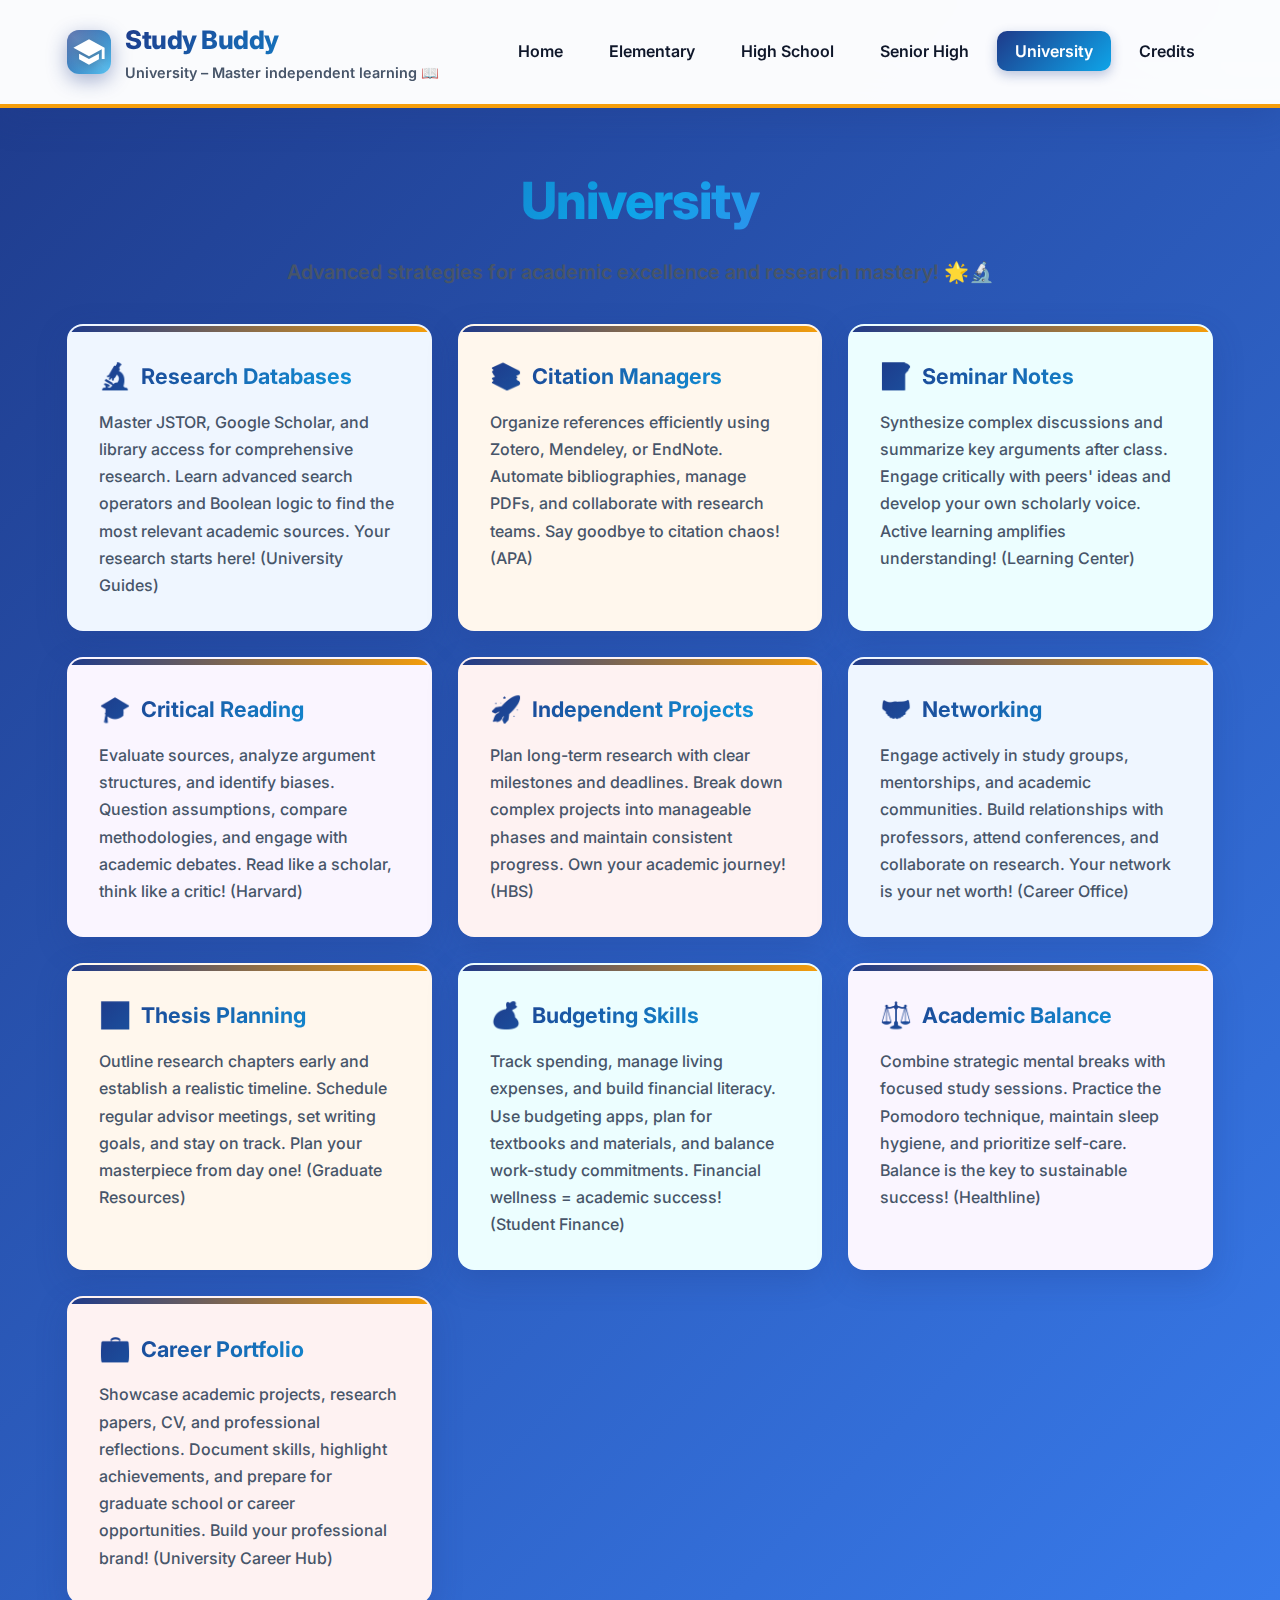
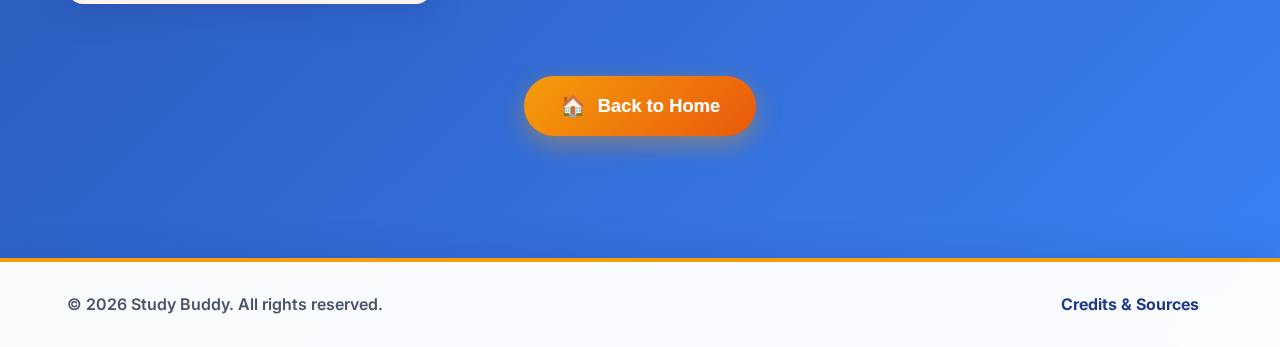
<file: university.html>
<!doctype html>
<html lang="en">
<head>
  <meta charset="utf-8" />
  <meta name="viewport" content="width=device-width, initial-scale=1" />
  <meta name="description" content="Study Buddy University - Advanced study and research habits for academic independence and professional excellence 🎓" />
  <meta name="theme-color" content="#1e3a8a" />
  <title>Study Buddy – University</title>
  
  <link rel="preconnect" href="https://fonts.googleapis.com">
  <link rel="preconnect" href="https://fonts.gstatic.com" crossorigin>
  <link href="https://fonts.googleapis.com/css2?family=Inter:wght@400;500;600;700;800&display=swap" rel="stylesheet">
  <link rel="stylesheet" href="style-university.css" />
  
  <!-- Favicon -->
  <link rel="icon" type="image/svg+xml" href="data:image/svg+xml,%3Csvg xmlns='http://www.w3.org/2000/svg' viewBox='0 0 24 24'%3E%3Cpath d='M12 3L1 9l11 6 9-4.91V17h2V9M5 13.18v4L12 21l7-3.82v-4L12 17l-7-3.82z' fill='%231e3a8a'/%3E%3C/svg%3E">
</head>
<body>
  <a href="#main-content" class="sr-only">Skip to main content</a>

  <header class="site-header" role="banner">
    <div class="container header-inner">
      <div class="brand">
        <div class="logo" aria-hidden="true">
          <svg width="34" height="34" viewBox="0 0 24 24" fill="none">
            <path d="M12 3L1 9l11 6 9-4.91V17h2V9M5 13.18v4L12 21l7-3.82v-4L12 17l-7-3.82z" fill="#fff"/>
          </svg>
        </div>
        <div>
          <h1 class="site-title">Study Buddy</h1>
          <p class="site-sub">University – Master independent learning 📖</p>
        </div>
      </div>

      <nav class="main-nav" role="navigation" aria-label="Primary navigation">
        <button 
          id="menu-toggle" 
          class="menu-btn" 
          aria-label="Toggle menu" 
          aria-expanded="false"
          aria-controls="menu"
          type="button"
        >
          ☰
        </button>
        <ul id="menu" class="menu-list">
          <li><a href="index.html">Home</a></li>
          <li><a href="elementary.html">Elementary</a></li>
          <li><a href="highschool.html">High School</a></li>
          <li><a href="seniorhigh.html">Senior High</a></li>
          <li><a href="university.html" class="active" aria-current="page">University</a></li>
          <li><a href="credits.html">Credits</a></li>
        </ul>
        <button 
          id="dark-toggle" 
          class="menu-btn" 
          aria-label="Toggle dark mode"
          type="button"
        >
          🌙
        </button>
      </nav>
    </div>
  </header>

  <main id="main-content">
    <section class="page active">
      <div class="container">
        <h2>University</h2>
        <p class="section-sub">
          Advanced strategies for academic excellence and research mastery! 🌟🔬
        </p>

        <div class="card-container" role="list" aria-label="Study strategies for university students">
          <article class="card" role="listitem">
            <h3 class="label">Research Databases</h3>
            <p class="mini">
              Master JSTOR, Google Scholar, and library access for comprehensive research. Learn advanced search operators and Boolean logic to find the most relevant academic sources. Your research starts here! (University Guides)
            </p>
          </article>

          <article class="card" role="listitem">
            <h3 class="label">Citation Managers</h3>
            <p class="mini">
              Organize references efficiently using Zotero, Mendeley, or EndNote. Automate bibliographies, manage PDFs, and collaborate with research teams. Say goodbye to citation chaos! (APA)
            </p>
          </article>

          <article class="card" role="listitem">
            <h3 class="label">Seminar Notes</h3>
            <p class="mini">
              Synthesize complex discussions and summarize key arguments after class. Engage critically with peers' ideas and develop your own scholarly voice. Active learning amplifies understanding! (Learning Center)
            </p>
          </article>

          <article class="card" role="listitem">
            <h3 class="label">Critical Reading</h3>
            <p class="mini">
              Evaluate sources, analyze argument structures, and identify biases. Question assumptions, compare methodologies, and engage with academic debates. Read like a scholar, think like a critic! (Harvard)
            </p>
          </article>

          <article class="card" role="listitem">
            <h3 class="label">Independent Projects</h3>
            <p class="mini">
              Plan long-term research with clear milestones and deadlines. Break down complex projects into manageable phases and maintain consistent progress. Own your academic journey! (HBS)
            </p>
          </article>

          <article class="card" role="listitem">
            <h3 class="label">Networking</h3>
            <p class="mini">
              Engage actively in study groups, mentorships, and academic communities. Build relationships with professors, attend conferences, and collaborate on research. Your network is your net worth! (Career Office)
            </p>
          </article>

          <article class="card" role="listitem">
            <h3 class="label">Thesis Planning</h3>
            <p class="mini">
              Outline research chapters early and establish a realistic timeline. Schedule regular advisor meetings, set writing goals, and stay on track. Plan your masterpiece from day one! (Graduate Resources)
            </p>
          </article>

          <article class="card" role="listitem">
            <h3 class="label">Budgeting Skills</h3>
            <p class="mini">
              Track spending, manage living expenses, and build financial literacy. Use budgeting apps, plan for textbooks and materials, and balance work-study commitments. Financial wellness = academic success! (Student Finance)
            </p>
          </article>

          <article class="card" role="listitem">
            <h3 class="label">Academic Balance</h3>
            <p class="mini">
              Combine strategic mental breaks with focused study sessions. Practice the Pomodoro technique, maintain sleep hygiene, and prioritize self-care. Balance is the key to sustainable success! (Healthline)
            </p>
          </article>

          <article class="card" role="listitem">
            <h3 class="label">Career Portfolio</h3>
            <p class="mini">
              Showcase academic projects, research papers, CV, and professional reflections. Document skills, highlight achievements, and prepare for graduate school or career opportunities. Build your professional brand! (University Career Hub)
            </p>
          </article>
        </div>

        <div style="margin-top: 52px; text-align: center;">
          <button class="btn" onclick="window.location.href='index.html'">
            Back to Home
          </button>
        </div>
      </div>
    </section>
  </main>

  <footer role="contentinfo">
    <div class="container footer-inner">
      <div>© <span id="year"></span> Study Buddy. All rights reserved.</div>
      <div>
        <a href="credits.html">Credits & Sources</a>
      </div>
    </div>
  </footer>

  <!-- External JavaScript file -->
  <script src="script.js"></script>

  <!-- Internal JavaScript -->
  <script>
    // Set current year
    document.getElementById('year').textContent = new Date().getFullYear();

    // Mobile menu toggle
    const menuToggle = document.getElementById('menu-toggle');
    const menu = document.getElementById('menu');

    if (menuToggle && menu) {
      menuToggle.addEventListener('click', () => {
        menu.classList.toggle('active');
        const isExpanded = menu.classList.contains('active');
        menuToggle.setAttribute('aria-expanded', isExpanded);
      });

      // Close menu when clicking outside
      document.addEventListener('click', (e) => {
        if (!menuToggle.contains(e.target) && !menu.contains(e.target)) {
          menu.classList.remove('active');
          menuToggle.setAttribute('aria-expanded', 'false');
        }
      });
    }

    // Dark mode toggle
    const darkToggle = document.getElementById('dark-toggle');
    const html = document.documentElement;

    if (darkToggle) {
      // Check for saved preference
      const savedTheme = localStorage.getItem('theme');
      if (savedTheme) {
        html.classList.toggle('dark', savedTheme === 'dark');
        darkToggle.textContent = savedTheme === 'dark' ? '☀️' : '🌙';
      }

      darkToggle.addEventListener('click', () => {
        html.classList.toggle('dark');
        const isDark = html.classList.contains('dark');
        darkToggle.textContent = isDark ? '☀️' : '🌙';
        localStorage.setItem('theme', isDark ? 'dark' : 'light');
      });
    }

    // Keyboard navigation
    document.addEventListener('keydown', (e) => {
      if (e.key === 'Escape' && menu && menu.classList.contains('active')) {
        menu.classList.remove('active');
        if (menuToggle) {
          menuToggle.setAttribute('aria-expanded', 'false');
          menuToggle.focus();
        }
      }
    });

    // Subtle parallax effect on scroll
    let ticking = false;
    let lastScrollY = 0;

    window.addEventListener('scroll', () => {
      lastScrollY = window.pageYOffset;

      if (!ticking) {
        window.requestAnimationFrame(() => {
          const cards = document.querySelectorAll('.card');
          cards.forEach((card, index) => {
            const speed = 0.3 + (index % 4) * 0.08;
            const yPos = -(lastScrollY * speed * 0.015);
            card.style.transform = `translateY(${yPos}px)`;
          });
          ticking = false;
        });
        ticking = true;
      }
    });

    // Add hover sound effect simulation (visual feedback)
    const cards = document.querySelectorAll('.card');
    cards.forEach(card => {
      card.addEventListener('mouseenter', function() {
        this.style.transition = 'all 0.4s cubic-bezier(0.175, 0.885, 0.32, 1.275)';
      });
      
      card.addEventListener('mouseleave', function() {
        this.style.transition = 'all 0.3s ease';
      });
    });
  </script>
</body>
</html>
</file>
<file: style.css>
/* ==========================================================================
   Study Buddy - Enhanced Stylesheet for Homepage
   Modern, vibrant design with improved visual hierarchy and animations
   ========================================================================== */

/* CSS Custom Properties
   ========================================================================== */
:root {
  /* Brand Colors */
  --primary: #0b84ff;
  --primary-hover: #0066cc;
  --primary-light: #e6f3ff;
  --accent: #06b6d4;
  --accent-hover: #0891b2;
  --accent-light: #e0f7fa;
  --tertiary: #ffd166;
  --tertiary-light: #fff9e6;
  
  /* Neutral Colors */
  --muted: #6b7280;
  --text-primary: #08182b;
  --text-secondary: #475569;
  
  /* Background Colors */
  --bg: #fafbfc;
  --card: #ffffff;
  --glass: rgba(255, 255, 255, 0.7);
  --overlay: rgba(3, 7, 18, 0.04);
  
  /* Effects */
  --shadow-sm: 0 2px 8px rgba(16, 24, 40, 0.04);
  --shadow-md: 0 4px 16px rgba(16, 24, 40, 0.06);
  --shadow-lg: 0 8px 24px rgba(16, 24, 40, 0.08);
  --shadow-xl: 0 16px 48px rgba(9, 30, 53, 0.12);
  --shadow-colored: 0 8px 32px rgba(11, 132, 255, 0.15);
  
  /* Border Radius */
  --radius-sm: 8px;
  --radius-md: 12px;
  --radius-lg: 16px;
  --radius-xl: 20px;
  --radius-2xl: 24px;
  
  /* Spacing */
  --space-xs: 0.25rem;
  --space-sm: 0.5rem;
  --space-md: 1rem;
  --space-lg: 1.5rem;
  --space-xl: 2rem;
  --space-2xl: 3rem;
  --space-3xl: 4rem;
  
  /* Layout */
  --max-width: 1200px;
  --header-height: 72px;
  
  /* Typography */
  --font-base: Inter, system-ui, -apple-system, 'Segoe UI', Roboto, sans-serif;
  --font-size-xs: 0.75rem;
  --font-size-sm: 0.875rem;
  --font-size-base: 0.9375rem;
  --font-size-md: 1rem;
  --font-size-lg: 1.125rem;
  --font-size-xl: 1.5rem;
  --font-size-2xl: 2rem;
  --font-size-3xl: 2.5rem;
  
  /* Transitions */
  --transition-fast: 150ms cubic-bezier(0.4, 0, 0.2, 1);
  --transition-base: 250ms cubic-bezier(0.4, 0, 0.2, 1);
  --transition-slow: 400ms cubic-bezier(0.4, 0, 0.2, 1);
}

/* Reset & Base Styles
   ========================================================================== */
*,
*::before,
*::after {
  box-sizing: border-box;
  margin: 0;
  padding: 0;
}

html {
  height: 100%;
  scroll-behavior: smooth;
}

body {
  min-height: 100%;
  font-family: var(--font-base);
  font-size: var(--font-size-base);
  line-height: 1.6;
  color: var(--text-primary);
  background: var(--bg);
  -webkit-font-smoothing: antialiased;
  -moz-osx-font-smoothing: grayscale;
  overflow-x: hidden;
}

:focus-visible {
  outline: 3px solid var(--primary);
  outline-offset: 2px;
}

button {
  font-family: inherit;
  font-size: inherit;
  line-height: inherit;
  cursor: pointer;
}

img {
  max-width: 100%;
  height: auto;
  display: block;
}

/* Container
   ========================================================================== */
.container {
  width: 100%;
  max-width: var(--max-width);
  margin-inline: auto;
  padding-inline: var(--space-xl);
}

@media (max-width: 768px) {
  .container {
    padding-inline: var(--space-lg);
  }
}

/* Header
   ========================================================================== */
.site-header {
  position: sticky;
  top: 0;
  z-index: 100;
  background: linear-gradient(135deg, var(--primary), var(--accent));
  color: #ffffff;
  box-shadow: 0 4px 24px rgba(11, 132, 255, 0.15);
  backdrop-filter: blur(12px);
}

.header-inner {
  display: flex;
  align-items: center;
  justify-content: space-between;
  gap: var(--space-lg);
  padding-block: var(--space-md);
}

/* Brand */
.brand {
  display: flex;
  align-items: center;
  gap: 0.875rem;
  flex-shrink: 0;
}

.brand .logo {
  display: flex;
  align-items: center;
  justify-content: center;
  width: 46px;
  height: 46px;
  background: rgba(255, 255, 255, 0.18);
  border-radius: 11px;
  backdrop-filter: blur(8px);
  flex-shrink: 0;
  transition: transform var(--transition-base);
}

.brand .logo:hover {
  transform: scale(1.05);
}

.site-title {
  font-size: 1.0625rem;
  font-weight: 700;
  line-height: 1.2;
}

.site-sub {
  font-size: var(--font-size-xs);
  opacity: 0.92;
  line-height: 1.3;
}

/* Navigation
   ========================================================================== */
.main-nav {
  display: flex;
  align-items: center;
  gap: var(--space-sm);
}

#menu {
  display: flex;
  align-items: center;
  gap: 0.25rem;
  list-style: none;
  margin: 0;
}

#menu li a {
  display: inline-block;
  padding: 0.5rem 0.875rem;
  color: #ffffff;
  text-decoration: none;
  font-weight: 600;
  font-size: var(--font-size-sm);
  border-radius: var(--radius-md);
  transition: all var(--transition-fast);
  position: relative;
}

#menu li a::after {
  content: '';
  position: absolute;
  bottom: 0.25rem;
  left: 50%;
  transform: translateX(-50%) scaleX(0);
  width: 70%;
  height: 2px;
  background: rgba(255, 255, 255, 0.5);
  transition: transform var(--transition-base);
}

#menu li a:hover,
#menu li a:focus-visible {
  background: rgba(255, 255, 255, 0.15);
}

#menu li a:hover::after {
  transform: translateX(-50%) scaleX(1);
}

#menu li a.active {
  background: rgba(255, 255, 255, 0.22);
}

#menu-toggle {
  display: none;
  padding: var(--space-xs) var(--space-sm);
  background: transparent;
  border: none;
  color: #ffffff;
  font-size: 1.5rem;
  line-height: 1;
}

#dark-toggle {
  padding: 0.5rem 0.75rem;
  background: rgba(255, 255, 255, 0.12);
  border: none;
  border-radius: var(--radius-sm);
  color: #ffffff;
  font-size: var(--font-size-base);
  transition: all var(--transition-fast);
}

#dark-toggle:hover,
#dark-toggle:focus-visible {
  background: rgba(255, 255, 255, 0.2);
  transform: scale(1.05);
}

/* Hero Section
   ========================================================================== */
.hero {
  position: relative;
  min-height: 85vh;
  display: flex;
  align-items: center;
  overflow: hidden;
}

.hero-background {
  position: absolute;
  inset: 0;
  background: 
    radial-gradient(circle at 20% 30%, rgba(11, 132, 255, 0.08) 0%, transparent 50%),
    radial-gradient(circle at 80% 70%, rgba(6, 182, 212, 0.08) 0%, transparent 50%),
    linear-gradient(180deg, rgba(11, 132, 255, 0.02) 0%, transparent 100%);
  z-index: 0;
}

.hero-inner {
  position: relative;
  z-index: 1;
  display: flex;
  align-items: center;
  justify-content: space-between;
  gap: var(--space-3xl);
  padding-block: var(--space-3xl);
  flex-wrap: wrap;
}

.hero-left {
  flex: 1 1 500px;
  min-width: 320px;
}

.hero-badge {
  display: inline-flex;
  align-items: center;
  gap: 0.5rem;
  padding: 0.5rem 1rem;
  background: var(--primary-light);
  color: var(--primary);
  border-radius: 50px;
  font-size: var(--font-size-sm);
  font-weight: 600;
  margin-bottom: var(--space-lg);
  animation: fadeInUp 0.6s ease-out;
}

.hero-badge svg {
  width: 16px;
  height: 16px;
}

.hero h1 {
  font-size: var(--font-size-3xl);
  font-weight: 800;
  color: var(--text-primary);
  line-height: 1.15;
  margin-bottom: var(--space-md);
  letter-spacing: -0.02em;
  animation: fadeInUp 0.6s ease-out 0.1s both;
}

.hero p.lead {
  font-size: var(--font-size-lg);
  color: var(--text-secondary);
  margin-bottom: var(--space-xl);
  line-height: 1.7;
  max-width: 560px;
  animation: fadeInUp 0.6s ease-out 0.2s both;
}

/* Search Wrapper */
.search-wrapper {
  margin-bottom: var(--space-xl);
  animation: fadeInUp 0.6s ease-out 0.3s both;
}

.search-box {
  display: flex;
  align-items: center;
  gap: var(--space-sm);
  padding: 0.75rem var(--space-lg);
  background: #ffffff;
  border: 2px solid #e5e7eb;
  border-radius: var(--radius-xl);
  box-shadow: var(--shadow-md);
  transition: all var(--transition-base);
}

.search-box:focus-within {
  border-color: var(--primary);
  box-shadow: 0 0 0 4px rgba(11, 132, 255, 0.1), var(--shadow-lg);
  transform: translateY(-2px);
}

.search-icon {
  color: var(--muted);
  flex-shrink: 0;
}

#searchBar {
  flex: 1;
  padding: 0.25rem;
  font-size: var(--font-size-base);
  color: var(--text-primary);
  background: transparent;
  border: none;
  outline: none;
}

#searchBar::placeholder {
  color: var(--muted);
  opacity: 0.7;
}

#search-clear {
  padding: 0.375rem 0.75rem;
  background: transparent;
  border: none;
  border-radius: var(--radius-sm);
  color: var(--muted);
  font-size: var(--font-size-base);
  transition: all var(--transition-fast);
  flex-shrink: 0;
}

#search-clear:hover,
#search-clear:focus-visible {
  background: var(--overlay);
  color: var(--text-primary);
}

/* Hero Actions */
.hero-actions {
  display: flex;
  flex-wrap: wrap;
  gap: 0.875rem;
  margin-bottom: var(--space-xl);
  animation: fadeInUp 0.6s ease-out 0.4s both;
}

/* Buttons */
.btn {
  display: inline-flex;
  align-items: center;
  justify-content: center;
  gap: 0.5rem;
  padding: 0.875rem 1.5rem;
  font-weight: 700;
  font-size: var(--font-size-base);
  text-decoration: none;
  border: none;
  border-radius: var(--radius-md);
  transition: all var(--transition-base);
  white-space: nowrap;
  position: relative;
  overflow: hidden;
}

.btn svg {
  width: 18px;
  height: 18px;
  flex-shrink: 0;
}

.btn::before {
  content: '';
  position: absolute;
  inset: 0;
  background: linear-gradient(135deg, rgba(255, 255, 255, 0.2), transparent);
  opacity: 0;
  transition: opacity var(--transition-base);
}

.btn:hover::before {
  opacity: 1;
}

.btn-primary {
  color: #ffffff;
  background: linear-gradient(135deg, var(--primary), var(--accent));
  box-shadow: var(--shadow-colored);
}

.btn-primary:hover,
.btn-primary:focus-visible {
  box-shadow: 0 12px 40px rgba(11, 132, 255, 0.25);
  transform: translateY(-2px);
}

.btn-secondary {
  color: var(--primary);
  background: var(--primary-light);
  box-shadow: var(--shadow-sm);
}

.btn-secondary:hover,
.btn-secondary:focus-visible {
  background: var(--card);
  box-shadow: var(--shadow-md);
  transform: translateY(-2px);
}

.btn-outline {
  color: var(--text-primary);
  background: transparent;
  border: 2px solid #e5e7eb;
  box-shadow: var(--shadow-sm);
}

.btn-outline:hover,
.btn-outline:focus-visible {
  background: var(--card);
  border-color: var(--primary);
  box-shadow: var(--shadow-md);
  transform: translateY(-2px);
}

.btn:active {
  transform: translateY(0);
}

/* Hero Stats */
.hero-stats {
  display: flex;
  gap: var(--space-2xl);
  animation: fadeInUp 0.6s ease-out 0.5s both;
}

.stat {
  text-align: left;
}

.stat-number {
  font-size: var(--font-size-2xl);
  font-weight: 800;
  color: var(--primary);
  line-height: 1;
  margin-bottom: 0.25rem;
}

.stat-label {
  font-size: var(--font-size-sm);
  color: var(--text-secondary);
  font-weight: 500;
}

/* Hero Illustration */
.hero-ill {
  position: relative;
  width: 420px;
  height: 480px;
  flex-shrink: 0;
  animation: fadeInUp 0.8s ease-out 0.3s both;
}

.hero-main-graphic {
  position: absolute;
  top: 50%;
  left: 50%;
  transform: translate(-50%, -50%);
  opacity: 0.4;
}

.floating-card {
  position: absolute;
  display: flex;
  align-items: center;
  gap: 0.75rem;
  padding: 1rem 1.25rem;
  background: var(--card);
  border-radius: var(--radius-lg);
  box-shadow: var(--shadow-lg);
  font-size: var(--font-size-sm);
  font-weight: 600;
  color: var(--text-primary);
  animation: float 3s ease-in-out infinite;
}

.floating-card svg {
  flex-shrink: 0;
}

.card-1 {
  top: 15%;
  left: -5%;
  animation-delay: 0s;
}

.card-2 {
  top: 45%;
  right: -10%;
  animation-delay: 0.5s;
}

.card-3 {
  bottom: 20%;
  left: 5%;
  animation-delay: 1s;
}

/* Featured Section
   ========================================================================== */
.featured {
  padding: var(--space-3xl) var(--space-xl);
}

.section-header {
  display: flex;
  justify-content: space-between;
  align-items: center;
  margin-bottom: var(--space-xl);
  gap: var(--space-lg);
  flex-wrap: wrap;
}

.section-header.centered {
  flex-direction: column;
  text-align: center;
}

.section-header h2 {
  font-size: var(--font-size-2xl);
  font-weight: 800;
  color: var(--text-primary);
  margin: 0;
  letter-spacing: -0.02em;
}

.section-subtitle {
  font-size: var(--font-size-base);
  color: var(--text-secondary);
  margin-top: 0.5rem;
}

.badge {
  display: inline-flex;
  padding: 0.375rem 0.875rem;
  background: var(--tertiary-light);
  color: #d97706;
  border-radius: 50px;
  font-size: var(--font-size-xs);
  font-weight: 700;
  text-transform: uppercase;
  letter-spacing: 0.05em;
}

.featured-card {
  display: flex;
  gap: var(--space-xl);
  padding: var(--space-xl);
  background: var(--card);
  border-radius: var(--radius-2xl);
  box-shadow: var(--shadow-lg);
  border: 1px solid rgba(11, 132, 255, 0.08);
  transition: all var(--transition-base);
}

.featured-card:hover {
  box-shadow: var(--shadow-xl);
  transform: translateY(-4px);
  border-color: rgba(11, 132, 255, 0.2);
}

.featured-icon {
  flex-shrink: 0;
  width: 80px;
  height: 80px;
  display: flex;
  align-items: center;
  justify-content: center;
  background: linear-gradient(135deg, var(--primary-light), var(--accent-light));
  border-radius: var(--radius-xl);
  color: var(--primary);
}

.featured-icon svg {
  width: 40px;
  height: 40px;
}

.featured-content {
  flex: 1;
}

.featured-content h3 {
  margin: 0 0 0.75rem 0;
  font-size: var(--font-size-xl);
  font-weight: 700;
  color: var(--text-primary);
}

.featured-content p {
  margin: 0 0 var(--space-lg) 0;
  color: var(--text-secondary);
  line-height: 1.7;
}

.featured-meta {
  display: flex;
  justify-content: space-between;
  align-items: center;
  gap: var(--space-md);
  padding-top: var(--space-md);
  border-top: 1px solid #f0f0f0;
}

.source {
  font-size: var(--font-size-sm);
  color: var(--muted);
  font-style: italic;
}

.learn-more {
  display: inline-flex;
  align-items: center;
  gap: 0.375rem;
  color: var(--primary);
  font-weight: 600;
  font-size: var(--font-size-sm);
  text-decoration: none;
  transition: gap var(--transition-base);
}

.learn-more:hover {
  gap: 0.625rem;
}

.learn-more svg {
  width: 16px;
  height: 16px;
}

/* Benefits Section */
.benefits {
  padding: var(--space-3xl) var(--space-xl);
}

.benefits-grid {
  display: grid;
  grid-template-columns: repeat(auto-fit, minmax(280px, 1fr));
  gap: var(--space-xl);
  margin-top: var(--space-xl);
}

.benefit-card {
  padding: var(--space-xl);
  background: var(--card);
  border-radius: var(--radius-xl);
  box-shadow: var(--shadow-md);
  transition: all var(--transition-base);
  border: 1px solid transparent;
}

.benefit-card:hover {
  box-shadow: var(--shadow-xl);
  transform: translateY(-6px);
  border-color: var(--primary-light);
}

.benefit-icon {
  width: 64px;
  height: 64px;
  display: flex;
  align-items: center;
  justify-content: center;
  background: linear-gradient(135deg, var(--primary), var(--accent));
  border-radius: var(--radius-lg);
  color: #ffffff;
  margin-bottom: var(--space-lg);
}

.benefit-icon svg {
  width: 32px;
  height: 32px;
}

.benefit-card h3 {
  margin: 0 0 0.75rem 0;
  font-size: var(--font-size-lg);
  font-weight: 700;
  color: var(--text-primary);
}

.benefit-card p {
  margin: 0;
  color: var(--text-secondary);
  line-height: 1.7;
}

/* Footer
   ========================================================================== */
footer {
  margin-top: var(--space-3xl);
  padding: var(--space-2xl) 0;
  background: linear-gradient(135deg, #0a1628, #0f2744);
  color: #ffffff;
}

.footer-inner {
  display: flex;
  justify-content: space-between;
  align-items: center;
  gap: var(--space-xl);
  flex-wrap: wrap;
}

.footer-brand {
  display: flex;
  align-items: center;
  gap: 0.875rem;
}

.footer-logo {
  display: flex;
  align-items: center;
  justify-content: center;
  width: 40px;
  height: 40px;
  background: rgba(255, 255, 255, 0.1);
  border-radius: var(--radius-md);
  backdrop-filter: blur(8px);
}

.footer-title {
  font-size: var(--font-size-base);
  font-weight: 700;
  line-height: 1.2;
}

.footer-tagline {
  font-size: var(--font-size-xs);
  opacity: 0.8;
  line-height: 1.3;
}

.footer-links {
  display: flex;
  align-items: center;
  gap: var(--space-md);
  flex-wrap: wrap;
  font-size: var(--font-size-sm);
}

.separator {
  opacity: 0.5;
}

.footer-links a {
  color: rgba(255, 255, 255, 0.9);
  text-decoration: none;
  transition: color var(--transition-fast);
}

.footer-links a:hover,
.footer-links a:focus-visible {
  color: #ffffff;
  text-decoration: underline;
}

/* Utility Classes
   ========================================================================== */
.sr-only {
  position: absolute;
  width: 1px;
  height: 1px;
  padding: 0;
  margin: -1px;
  overflow: hidden;
  clip: rect(0, 0, 0, 0);
  white-space: nowrap;
  border: 0;
}

/* Animations
   ========================================================================== */
@keyframes fadeInUp {
  from {
    opacity: 0;
    transform: translateY(24px);
  }
  to {
    opacity: 1;
    transform: translateY(0);
  }
}

@keyframes float {
  0%, 100% {
    transform: translateY(0);
  }
  50% {
    transform: translateY(-12px);
  }
}

/* Responsive Design
   ========================================================================== */

@media (max-width: 1024px) {
  :root {
    --font-size-3xl: 2.25rem;
    --font-size-2xl: 1.75rem;
  }
  
  .hero {
    min-height: 70vh;
  }
  
  .hero-ill {
    width: 360px;
    height: 420px;
  }
}

@media (max-width: 768px) {
  :root {
    --font-size-3xl: 1.875rem;
    --font-size-2xl: 1.5rem;
    --space-3xl: 2.5rem;
  }
  
  .header-inner {
    padding-block: 0.875rem;
  }
  
  #menu {
    display: none;
    position: absolute;
    top: calc(100% + 8px);
    right: var(--space-lg);
    flex-direction: column;
    gap: 0;
    padding: var(--space-sm);
    background: linear-gradient(135deg, var(--primary), var(--accent));
    border-radius: var(--radius-lg);
    box-shadow: 0 8px 32px rgba(0, 0, 0, 0.2);
    min-width: 200px;
  }
  
  #menu.show {
    display: flex;
  }
  
  #menu li {
    width: 100%;
  }
  
  #menu li a {
    display: block;
    width: 100%;
    padding: 0.75rem var(--space-md);
  }
  
  #menu-toggle {
    display: block;
  }
  
  .hero {
    min-height: auto;
  }
  
  .hero-inner {
    gap: var(--space-2xl);
  }
  
  .hero-ill {
    display: none;
  }
  
  .hero-stats {
    gap: var(--space-lg);
  }
  
  .stat-number {
    font-size: var(--font-size-xl);
  }
  
  .featured-card {
    flex-direction: column;
    gap: var(--space-lg);
  }
  
  .featured-icon {
    width: 64px;
    height: 64px;
  }
  
  .featured-icon svg {
    width: 32px;
    height: 32px;
  }
  
  .featured-meta {
    flex-direction: column;
    align-items: flex-start;
  }
  
  .benefits-grid {
    grid-template-columns: 1fr;
  }
  
  .footer-inner {
    flex-direction: column;
    text-align: center;
  }
  
  .footer-links {
    justify-content: center;
  }
}

@media (max-width: 480px) {
  :root {
    --font-size-3xl: 1.625rem;
  }
  
  .container {
    padding-inline: var(--space-md);
  }
  
  .brand .logo {
    width: 40px;
    height: 40px;
  }
  
  .site-title {
    font-size: 0.9375rem;
  }
  
  .site-sub {
    font-size: 0.6875rem;
  }
  
  .hero-badge {
    font-size: 0.8125rem;
    padding: 0.375rem 0.875rem;
  }
  
  .hero-stats {
    gap: var(--space-md);
  }
  
  .stat-number {
    font-size: var(--font-size-lg);
  }
  
  .stat-label {
    font-size: var(--font-size-xs);
  }
  
  .btn {
    padding: 0.75rem 1.25rem;
    font-size: var(--font-size-sm);
  }
}

/* Reduced Motion
   ========================================================================== */
@media (prefers-reduced-motion: reduce) {
  *,
  *::before,
  *::after {
    animation-duration: 0.01ms !important;
    animation-iteration-count: 1 !important;
    transition-duration: 0.01ms !important;
  }
  
  .floating-card {
    animation: none;
  }
}

/* Print Styles
   ========================================================================== */
@media print {
  .site-header,
  .hero-actions,
  .search-wrapper,
  footer,
  #menu-toggle,
  #dark-toggle {
    display: none;
  }
  
  body {
    background: #ffffff;
    color: #000000;
  }
}
/* Search Results
   ========================================================================== */
.search-results {
  background: var(--card);
  border-radius: var(--radius-xl);
  box-shadow: var(--shadow-xl);
  margin-top: var(--space-lg);
  overflow: hidden;
  animation: slideDown 0.3s ease;
  border: 2px solid var(--primary-light);
}

@keyframes slideDown {
  from {
    opacity: 0;
    transform: translateY(-20px);
  }
  to {
    opacity: 1;
    transform: translateY(0);
  }
}

.search-results-header {
  display: flex;
  justify-content: space-between;
  align-items: center;
  padding: var(--space-lg);
  background: linear-gradient(135deg, var(--primary-light), var(--accent-light));
  border-bottom: 2px solid var(--primary-light);
}

.search-results-header h3 {
  font-size: var(--font-size-lg);
  font-weight: 700;
  color: var(--text-primary);
  margin: 0;
}

.search-close {
  padding: 0.5rem;
  background: var(--card);
  border: 2px solid var(--primary);
  border-radius: var(--radius-sm);
  color: var(--primary);
  font-size: var(--font-size-lg);
  font-weight: 700;
  cursor: pointer;
  transition: all var(--transition-fast);
  line-height: 1;
  width: 32px;
  height: 32px;
  display: flex;
  align-items: center;
  justify-content: center;
}

.search-close:hover,
.search-close:focus {
  background: var(--primary);
  color: var(--card);
  transform: scale(1.1);
}

.search-results-list {
  max-height: 400px;
  overflow-y: auto;
  padding: var(--space-sm);
}

.search-result-item {
  display: block;
  padding: var(--space-lg);
  margin-bottom: var(--space-sm);
  background: var(--card);
  border: 2px solid var(--overlay);
  border-radius: var(--radius-md);
  text-decoration: none;
  transition: all var(--transition-base);
  animation: fadeInUp 0.4s ease backwards;
}

.search-result-item:hover,
.search-result-item:focus {
  background: var(--primary-light);
  border-color: var(--primary);
  transform: translateX(8px);
  box-shadow: var(--shadow-md);
}

.search-result-category {
  display: inline-block;
  padding: 0.25rem 0.75rem;
  background: var(--primary);
  color: var(--card);
  border-radius: 50px;
  font-size: var(--font-size-xs);
  font-weight: 700;
  text-transform: uppercase;
  letter-spacing: 0.05em;
  margin-bottom: 0.5rem;
}

.search-result-title {
  font-size: var(--font-size-lg);
  font-weight: 700;
  color: var(--text-primary);
  margin-bottom: 0.5rem;
  line-height: 1.3;
}

.search-result-description {
  font-size: var(--font-size-base);
  color: var(--text-secondary);
  line-height: 1.6;
}

.search-result-item mark {
  background: var(--tertiary);
  color: var(--text-primary);
  padding: 0.125rem 0.25rem;
  border-radius: 3px;
  font-weight: 600;
}

/* No results state */
.search-no-results {
  border-color: var(--accent-light);
}

.search-no-results-content {
  padding: var(--space-xl);
  text-align: center;
}

.search-no-results-content p {
  font-size: var(--font-size-base);
  color: var(--text-secondary);
  margin-bottom: var(--space-lg);
}

.search-suggestions {
  display: flex;
  gap: var(--space-md);
  justify-content: center;
  flex-wrap: wrap;
}

.search-suggestion {
  padding: 0.75rem 1.5rem;
  background: var(--primary-light);
  color: var(--primary);
  text-decoration: none;
  border-radius: var(--radius-md);
  font-weight: 600;
  transition: all var(--transition-base);
  border: 2px solid transparent;
}

.search-suggestion:hover,
.search-suggestion:focus {
  background: var(--primary);
  color: var(--card);
  border-color: var(--primary);
  transform: translateY(-2px);
  box-shadow: var(--shadow-md);
}

/* Utility Classes
   ========================================================================== */
.sr-only {
</file>
<file: credits.css>
/* Credits Page Specific Styles */

:root {
  --primary: #0b84ff;
  --primary-dark: #0066cc;
  --bg: #ffffff;
  --text: #1d1d1f;
  --text-secondary: #6e6e73;
  --border: #d2d2d7;
  --hover-bg: #f5f5f7;
  --shadow: rgba(0, 0, 0, 0.1);
}

* {
  margin: 0;
  padding: 0;
  box-sizing: border-box;
}

body {
  font-family: -apple-system, BlinkMacSystemFont, 'Segoe UI', Roboto, Oxygen, Ubuntu, Cantarell, sans-serif;
  line-height: 1.6;
  color: var(--text);
  background: linear-gradient(135deg, #f5f7fa 0%, #e8f0fe 100%);
  min-height: 100vh;
  display: flex;
  flex-direction: column;
}

.sr-only {
  position: absolute;
  width: 1px;
  height: 1px;
  padding: 0;
  margin: -1px;
  overflow: hidden;
  clip: rect(0, 0, 0, 0);
  white-space: nowrap;
  border-width: 0;
}

/* Header */
.site-header {
  background: var(--bg);
  box-shadow: 0 2px 8px var(--shadow);
  position: sticky;
  top: 0;
  z-index: 100;
}

.header-inner {
  display: flex;
  justify-content: space-between;
  align-items: center;
  padding: 1rem 2rem;
  max-width: 1200px;
  margin: 0 auto;
}

.brand {
  display: flex;
  align-items: center;
  gap: 0.75rem;
}

.logo {
  width: 34px;
  height: 34px;
  background: var(--primary);
  border-radius: 8px;
  display: flex;
  align-items: center;
  justify-content: center;
}

.site-title {
  font-size: 1.25rem;
  font-weight: 700;
  color: var(--text);
}

.site-sub {
  font-size: 0.875rem;
  color: var(--text-secondary);
}

.main-nav ul {
  list-style: none;
  display: flex;
  gap: 1.5rem;
}

.main-nav a {
  color: var(--text);
  text-decoration: none;
  font-weight: 500;
  transition: color 0.2s;
}

.main-nav a:hover {
  color: var(--primary);
}

/* Main Content */
main {
  flex: 1;
  padding: 3rem 2rem;
}

.container {
  max-width: 900px;
  margin: 0 auto;
}

.page {
  background: var(--bg);
  border-radius: 16px;
  padding: 3rem;
  box-shadow: 0 4px 20px var(--shadow);
}

h1 {
  font-size: 2.5rem;
  font-weight: 700;
  color: var(--text);
  margin-bottom: 0.5rem;
  background: linear-gradient(135deg, var(--primary) 0%, #0066cc 100%);
  -webkit-background-clip: text;
  -webkit-text-fill-color: transparent;
  background-clip: text;
}

.section-sub {
  font-size: 1.125rem;
  color: var(--text-secondary);
  margin-bottom: 2.5rem;
  line-height: 1.6;
}

/* Credits List */
.credits-list {
  list-style: none;
  display: flex;
  flex-direction: column;
  gap: 1rem;
  margin-bottom: 2.5rem;
}

.credits-list li {
  background: var(--hover-bg);
  border: 1px solid var(--border);
  border-radius: 12px;
  transition: all 0.3s ease;
  overflow: hidden;
}

.credits-list li:hover {
  transform: translateY(-2px);
  box-shadow: 0 4px 12px var(--shadow);
  border-color: var(--primary);
}

.credits-list a {
  display: block;
  padding: 1.25rem 1.5rem;
  color: var(--text);
  text-decoration: none;
  font-weight: 500;
  position: relative;
  transition: color 0.2s;
}

.credits-list a::before {
  content: "→";
  position: absolute;
  right: 1.5rem;
  opacity: 0;
  transition: all 0.3s ease;
  color: var(--primary);
  font-weight: 700;
}

.credits-list li:hover a {
  color: var(--primary);
  padding-right: 2.5rem;
}

.credits-list li:hover a::before {
  opacity: 1;
  right: 1.25rem;
}

/* Citation Note */
.small {
  background: linear-gradient(135deg, #fff9e6 0%, #fff3cd 100%);
  border-left: 4px solid #ffc107;
  padding: 1rem 1.25rem;
  border-radius: 8px;
  font-size: 0.9rem;
  color: #856404;
  line-height: 1.5;
}

.small strong {
  color: #664d03;
  display: block;
  margin-bottom: 0.25rem;
}

/* Button */
.btn {
  display: inline-block;
  padding: 0.875rem 2rem;
  background: var(--primary);
  color: white;
  text-decoration: none;
  border-radius: 10px;
  font-weight: 600;
  transition: all 0.3s ease;
  box-shadow: 0 2px 8px rgba(11, 132, 255, 0.3);
}

.btn:hover {
  background: var(--primary-dark);
  transform: translateY(-2px);
  box-shadow: 0 4px 12px rgba(11, 132, 255, 0.4);
}

/* Footer */
footer {
  background: var(--bg);
  border-top: 1px solid var(--border);
  margin-top: auto;
}

.footer-inner {
  display: flex;
  justify-content: space-between;
  align-items: center;
  padding: 1.5rem 2rem;
  max-width: 1200px;
  margin: 0 auto;
  color: var(--text-secondary);
  font-size: 0.9rem;
}

.footer-inner a {
  color: var(--text-secondary);
  text-decoration: none;
  transition: color 0.2s;
}

.footer-inner a:hover {
  color: var(--primary);
}

/* Responsive */
@media (max-width: 768px) {
  .header-inner {
    padding: 1rem;
    flex-direction: column;
    gap: 1rem;
  }

  .page {
    padding: 2rem 1.5rem;
  }

  h1 {
    font-size: 2rem;
  }

  .section-sub {
    font-size: 1rem;
  }

  .credits-list a {
    padding: 1rem;
    font-size: 0.9rem;
  }

  .footer-inner {
    flex-direction: column;
    gap: 0.5rem;
    text-align: center;
  }
}

@media (max-width: 480px) {
  main {
    padding: 2rem 1rem;
  }

  h1 {
    font-size: 1.75rem;
  }

  .btn {
    width: 100%;
    text-align: center;
  }
}
</file>
<file: elementary.css>
/* Elementary Page Specific Styles */

:root {
  --primary: #ff6b6b;
  --primary-dark: #ee5a52;
  --secondary: #4ecdc4;
  --accent: #ffd93d;
  --purple: #a78bfa;
  --bg: #ffffff;
  --text: #2d3436;
  --text-secondary: #636e72;
  --border: #dfe6e9;
  --hover-bg: #fff9f0;
  --shadow: rgba(0, 0, 0, 0.1);
  --card-1: #fff5f5;
  --card-2: #f0f9ff;
  --card-3: #fffbeb;
  --card-4: #f0fdf4;
  --card-5: #faf5ff;
}

* {
  margin: 0;
  padding: 0;
  box-sizing: border-box;
}

body {
  font-family: 'Comic Sans MS', 'Chalkboard SE', 'Comic Neue', cursive, -apple-system, BlinkMacSystemFont, 'Segoe UI', sans-serif;
  line-height: 1.6;
  color: var(--text);
  background: linear-gradient(135deg, #ffeaa7 0%, #fab1a0 25%, #a29bfe 50%, #74b9ff 75%, #81ecec 100%);
  background-size: 400% 400%;
  animation: gradientShift 15s ease infinite;
  min-height: 100vh;
  display: flex;
  flex-direction: column;
}

@keyframes gradientShift {
  0% { background-position: 0% 50%; }
  50% { background-position: 100% 50%; }
  100% { background-position: 0% 50%; }
}

.sr-only {
  position: absolute;
  width: 1px;
  height: 1px;
  padding: 0;
  margin: -1px;
  overflow: hidden;
  clip: rect(0, 0, 0, 0);
  white-space: nowrap;
  border-width: 0;
}

/* Header */
.site-header {
  background: rgba(255, 255, 255, 0.95);
  backdrop-filter: blur(10px);
  box-shadow: 0 4px 12px rgba(0, 0, 0, 0.15);
  position: sticky;
  top: 0;
  z-index: 100;
  border-bottom: 3px solid var(--accent);
}

.header-inner {
  display: flex;
  justify-content: space-between;
  align-items: center;
  padding: 1rem 2rem;
  max-width: 1400px;
  margin: 0 auto;
}

.brand {
  display: flex;
  align-items: center;
  gap: 0.75rem;
}

.logo {
  width: 40px;
  height: 40px;
  background: linear-gradient(135deg, var(--primary) 0%, var(--secondary) 100%);
  border-radius: 12px;
  display: flex;
  align-items: center;
  justify-content: center;
  box-shadow: 0 4px 8px rgba(0, 0, 0, 0.2);
  animation: bounce 2s ease-in-out infinite;
}

@keyframes bounce {
  0%, 100% { transform: translateY(0); }
  50% { transform: translateY(-5px); }
}

.site-title {
  font-size: 1.5rem;
  font-weight: 700;
  color: var(--primary);
  text-shadow: 2px 2px 0px var(--accent);
}

.site-sub {
  font-size: 0.9rem;
  color: var(--text-secondary);
  font-weight: 600;
}

.main-nav {
  display: flex;
  align-items: center;
  gap: 1rem;
}

#menu-toggle {
  display: none;
  background: var(--primary);
  color: white;
  border: none;
  padding: 0.5rem 1rem;
  border-radius: 8px;
  font-size: 1.5rem;
  cursor: pointer;
  transition: all 0.3s;
}

#menu-toggle:hover {
  background: var(--primary-dark);
  transform: scale(1.1);
}

.main-nav ul {
  list-style: none;
  display: flex;
  gap: 1rem;
}

.main-nav a {
  color: var(--text);
  text-decoration: none;
  font-weight: 600;
  padding: 0.5rem 1rem;
  border-radius: 8px;
  transition: all 0.3s;
  position: relative;
}

.main-nav a:hover {
  background: var(--hover-bg);
  color: var(--primary);
  transform: translateY(-2px);
}

.main-nav a.active {
  background: var(--primary);
  color: white;
  box-shadow: 0 2px 8px rgba(255, 107, 107, 0.4);
}

#dark-toggle {
  background: var(--accent);
  border: none;
  padding: 0.5rem 1rem;
  border-radius: 8px;
  font-size: 1.2rem;
  cursor: pointer;
  transition: all 0.3s;
}

#dark-toggle:hover {
  transform: rotate(20deg) scale(1.1);
}

/* Main Content */
main {
  flex: 1;
  padding: 3rem 2rem;
}

.container {
  max-width: 1400px;
  margin: 0 auto;
}

.page {
  animation: fadeIn 0.5s ease-in;
}

@keyframes fadeIn {
  from {
    opacity: 0;
    transform: translateY(20px);
  }
  to {
    opacity: 1;
    transform: translateY(0);
  }
}

h1 {
  font-size: 3rem;
  font-weight: 700;
  color: var(--primary);
  margin-bottom: 0.5rem;
  text-shadow: 3px 3px 0px var(--accent);
  text-align: center;
  animation: wiggle 1s ease-in-out;
}

@keyframes wiggle {
  0%, 100% { transform: rotate(0deg); }
  25% { transform: rotate(-2deg); }
  75% { transform: rotate(2deg); }
}

.section-sub {
  font-size: 1.25rem;
  color: var(--text-secondary);
  margin-bottom: 2.5rem;
  text-align: center;
  font-weight: 600;
}

/* Card Container */
.card-container {
  display: grid;
  grid-template-columns: repeat(auto-fill, minmax(280px, 1fr));
  gap: 1.5rem;
  margin-bottom: 2rem;
}

/* Cards */
.card {
  background: white;
  border-radius: 16px;
  padding: 1.5rem;
  box-shadow: 0 4px 12px var(--shadow);
  transition: all 0.3s ease;
  border: 3px solid transparent;
  position: relative;
  overflow: hidden;
}

.card::before {
  content: '';
  position: absolute;
  top: 0;
  left: 0;
  right: 0;
  height: 6px;
  background: linear-gradient(90deg, var(--primary), var(--secondary), var(--accent), var(--purple));
  background-size: 200% 100%;
  animation: shimmer 3s linear infinite;
}

@keyframes shimmer {
  0% { background-position: -200% 0; }
  100% { background-position: 200% 0; }
}

.card:hover {
  transform: translateY(-8px) scale(1.02);
  box-shadow: 0 8px 24px rgba(0, 0, 0, 0.2);
  border-color: var(--primary);
}

.card:nth-child(5n+1) { background: var(--card-1); }
.card:nth-child(5n+2) { background: var(--card-2); }
.card:nth-child(5n+3) { background: var(--card-3); }
.card:nth-child(5n+4) { background: var(--card-4); }
.card:nth-child(5n+5) { background: var(--card-5); }

.label {
  font-size: 1.5rem;
  font-weight: 700;
  color: var(--primary);
  margin-bottom: 0.75rem;
  display: flex;
  align-items: center;
  gap: 0.5rem;
}

.label::before {
  content: '⭐';
  font-size: 1.75rem;
  animation: spin 4s linear infinite;
}

@keyframes spin {
  from { transform: rotate(0deg); }
  to { transform: rotate(360deg); }
}

.mini {
  font-size: 1rem;
  color: var(--text-secondary);
  line-height: 1.6;
  font-weight: 500;
}

/* Button */
.btn {
  display: inline-block;
  padding: 1rem 2.5rem;
  background: linear-gradient(135deg, var(--primary) 0%, var(--secondary) 100%);
  color: white;
  text-decoration: none;
  border-radius: 50px;
  font-weight: 700;
  font-size: 1.1rem;
  transition: all 0.3s ease;
  box-shadow: 0 4px 15px rgba(255, 107, 107, 0.4);
  text-align: center;
  border: none;
  cursor: pointer;
  position: relative;
  overflow: hidden;
}

.btn::before {
  content: '🏠';
  margin-right: 0.5rem;
}

.btn:hover {
  transform: translateY(-3px) scale(1.05);
  box-shadow: 0 6px 20px rgba(255, 107, 107, 0.5);
}

.btn:active {
  transform: translateY(-1px);
}

/* Footer */
footer {
  background: rgba(255, 255, 255, 0.95);
  backdrop-filter: blur(10px);
  border-top: 3px solid var(--accent);
  margin-top: auto;
}

.footer-inner {
  display: flex;
  justify-content: space-between;
  align-items: center;
  padding: 1.5rem 2rem;
  max-width: 1400px;
  margin: 0 auto;
  color: var(--text-secondary);
  font-size: 1rem;
  font-weight: 600;
}

.footer-inner a {
  color: var(--primary);
  text-decoration: none;
  transition: all 0.2s;
  font-weight: 700;
}

.footer-inner a:hover {
  color: var(--secondary);
  transform: translateY(-2px);
}

/* Responsive */
@media (max-width: 768px) {
  .header-inner {
    padding: 1rem;
  }

  #menu-toggle {
    display: block;
  }

  .main-nav ul {
    display: none;
    position: absolute;
    top: 100%;
    left: 0;
    right: 0;
    background: rgba(255, 255, 255, 0.98);
    flex-direction: column;
    padding: 1rem;
    box-shadow: 0 4px 12px var(--shadow);
  }

  .main-nav ul.active {
    display: flex;
  }

  .main-nav a {
    width: 100%;
    text-align: center;
  }

  h1 {
    font-size: 2.5rem;
  }

  .section-sub {
    font-size: 1.1rem;
  }

  .card-container {
    grid-template-columns: 1fr;
  }

  .footer-inner {
    flex-direction: column;
    gap: 0.5rem;
    text-align: center;
  }
}

@media (max-width: 480px) {
  main {
    padding: 2rem 1rem;
  }

  h1 {
    font-size: 2rem;
  }

  .btn {
    width: 100%;
  }
}
</file>
<file: style-highschool.css>
/* High School Page Specific Styles */

:root {
  --primary: #6366f1;
  --primary-dark: #4f46e5;
  --primary-light: #818cf8;
  --secondary: #06b6d4;
  --accent: #f59e0b;
  --success: #10b981;
  --bg: #ffffff;
  --bg-secondary: #f8fafc;
  --text: #0f172a;
  --text-secondary: #475569;
  --border: #e2e8f0;
  --shadow: rgba(0, 0, 0, 0.1);
  --card-hover: #fefce8;
}

* {
  margin: 0;
  padding: 0;
  box-sizing: border-box;
}

body {
  font-family: -apple-system, BlinkMacSystemFont, 'Segoe UI', 'Roboto', 'Oxygen', 'Ubuntu', 'Cantarell', sans-serif;
  line-height: 1.6;
  color: var(--text);
  background: linear-gradient(135deg, #667eea 0%, #764ba2 50%, #f093fb 100%);
  background-size: 200% 200%;
  animation: gradientMove 10s ease infinite;
  min-height: 100vh;
  display: flex;
  flex-direction: column;
  position: relative;
}

@keyframes gradientMove {
  0% { background-position: 0% 50%; }
  50% { background-position: 100% 50%; }
  100% { background-position: 0% 50%; }
}

body::before {
  content: '';
  position: fixed;
  top: 0;
  left: 0;
  right: 0;
  bottom: 0;
  background: 
    radial-gradient(circle at 20% 50%, rgba(99, 102, 241, 0.3) 0%, transparent 50%),
    radial-gradient(circle at 80% 80%, rgba(6, 182, 212, 0.3) 0%, transparent 50%);
  animation: pulse 4s ease-in-out infinite;
  pointer-events: none;
  z-index: 0;
}

@keyframes pulse {
  0%, 100% { opacity: 0.5; }
  50% { opacity: 1; }
}

/* Floating particles */
body::after {
  content: '✨💡📚🎯⭐🔥';
  position: fixed;
  top: 0;
  left: 0;
  width: 100%;
  height: 100%;
  font-size: 2rem;
  letter-spacing: 50px;
  word-spacing: 100px;
  color: rgba(255, 255, 255, 0.1);
  animation: float 20s linear infinite;
  pointer-events: none;
  z-index: 0;
}

@keyframes float {
  0% { transform: translateY(100vh) rotate(0deg); }
  100% { transform: translateY(-100vh) rotate(360deg); }
}

/* Header */
.site-header {
  background: rgba(255, 255, 255, 0.95);
  backdrop-filter: blur(12px);
  box-shadow: 0 4px 16px rgba(0, 0, 0, 0.1);
  position: sticky;
  top: 0;
  z-index: 100;
  border-bottom: 3px solid var(--primary);
  animation: slideDown 0.5s ease;
}

@keyframes slideDown {
  from {
    transform: translateY(-100%);
    opacity: 0;
  }
  to {
    transform: translateY(0);
    opacity: 1;
  }
}

.header-inner {
  display: flex;
  justify-content: space-between;
  align-items: center;
  padding: 1rem 2rem;
  max-width: 1400px;
  margin: 0 auto;
  position: relative;
}

.brand {
  display: flex;
  align-items: center;
  gap: 1rem;
}

.logo {
  width: 42px;
  height: 42px;
  background: linear-gradient(135deg, var(--primary) 0%, var(--primary-dark) 100%);
  border-radius: 10px;
  display: flex;
  align-items: center;
  justify-content: center;
  box-shadow: 0 4px 12px rgba(99, 102, 241, 0.3);
  animation: logoBounce 2s ease-in-out infinite;
}

@keyframes logoBounce {
  0%, 100% { transform: translateY(0) rotate(0deg); }
  25% { transform: translateY(-8px) rotate(-5deg); }
  75% { transform: translateY(-8px) rotate(5deg); }
}

.logo:hover {
  animation: logoSpin 0.6s ease;
}

@keyframes logoSpin {
  0% { transform: rotate(0deg) scale(1); }
  50% { transform: rotate(180deg) scale(1.2); }
  100% { transform: rotate(360deg) scale(1); }
}

.site-title {
  font-size: 1.5rem;
  font-weight: 700;
  color: var(--text);
  letter-spacing: -0.5px;
  animation: titleGlow 3s ease-in-out infinite;
}

@keyframes titleGlow {
  0%, 100% { text-shadow: 0 0 5px rgba(99, 102, 241, 0.3); }
  50% { text-shadow: 0 0 20px rgba(99, 102, 241, 0.6); }
}

.site-sub {
  font-size: 0.875rem;
  color: var(--text-secondary);
  font-weight: 500;
}

.main-nav {
  display: flex;
  align-items: center;
  gap: 1rem;
}

.menu-btn {
  background: var(--primary);
  color: white;
  border: none;
  padding: 0.5rem 1rem;
  border-radius: 8px;
  font-size: 1.25rem;
  cursor: pointer;
  transition: all 0.3s ease;
  font-weight: 600;
  position: relative;
  overflow: hidden;
}

.menu-btn::before {
  content: '';
  position: absolute;
  top: 50%;
  left: 50%;
  width: 0;
  height: 0;
  border-radius: 50%;
  background: rgba(255, 255, 255, 0.3);
  transform: translate(-50%, -50%);
  transition: width 0.6s, height 0.6s;
}

.menu-btn:hover::before {
  width: 300px;
  height: 300px;
}

.menu-btn:hover {
  background: var(--primary-dark);
  transform: translateY(-2px) scale(1.05);
  box-shadow: 0 4px 12px rgba(99, 102, 241, 0.3);
}

#menu-toggle {
  display: none;
}

.menu-list {
  list-style: none;
  display: flex;
  gap: 0.5rem;
  margin: 0;
}

.menu-list a {
  color: var(--text);
  text-decoration: none;
  font-weight: 600;
  padding: 0.625rem 1rem;
  border-radius: 8px;
  transition: all 0.3s ease;
  position: relative;
  font-size: 0.95rem;
}

.menu-list a::after {
  content: '';
  position: absolute;
  bottom: 4px;
  left: 50%;
  transform: translateX(-50%) scaleX(0);
  width: 80%;
  height: 2px;
  background: var(--primary);
  transition: transform 0.3s ease;
}

.menu-list a:hover {
  background: var(--bg-secondary);
  color: var(--primary);
  transform: translateY(-2px);
}

.menu-list a:hover::after {
  transform: translateX(-50%) scaleX(1);
}

.menu-list a.active {
  background: var(--primary);
  color: white;
  box-shadow: 0 2px 8px rgba(99, 102, 241, 0.3);
  animation: activeGlow 2s ease-in-out infinite;
}

@keyframes activeGlow {
  0%, 100% { box-shadow: 0 2px 8px rgba(99, 102, 241, 0.3); }
  50% { box-shadow: 0 4px 16px rgba(99, 102, 241, 0.6); }
}

.menu-list a.active::after {
  display: none;
}

/* Main Content */
main {
  flex: 1;
  padding: 3rem 2rem;
  position: relative;
  z-index: 1;
}

.container {
  max-width: 1400px;
  margin: 0 auto;
}

.page {
  animation: fadeInUp 0.8s ease forwards;
}

@keyframes fadeInUp {
  from {
    opacity: 0;
    transform: translateY(50px);
  }
  to {
    opacity: 1;
    transform: translateY(0);
  }
}

h2 {
  font-size: 3rem;
  font-weight: 800;
  color: white;
  margin-bottom: 0.5rem;
  text-align: center;
  text-shadow: 3px 3px 10px rgba(0, 0, 0, 0.4);
  letter-spacing: -1px;
  animation: titleWave 2s ease-in-out infinite;
}

@keyframes titleWave {
  0%, 100% { transform: translateY(0); }
  50% { transform: translateY(-10px); }
}

.section-sub {
  font-size: 1.25rem;
  color: rgba(255, 255, 255, 0.95);
  margin-bottom: 3rem;
  text-align: center;
  font-weight: 500;
  text-shadow: 1px 2px 4px rgba(0, 0, 0, 0.2);
  animation: fadeIn 1s ease 0.3s backwards;
}

@keyframes fadeIn {
  from { opacity: 0; }
  to { opacity: 1; }
}

/* Card Container */
.card-container {
  display: grid;
  grid-template-columns: repeat(auto-fill, minmax(300px, 1fr));
  gap: 1.5rem;
  margin-bottom: 3rem;
}

/* Cards with staggered animation */
.card {
  background: white;
  border-radius: 16px;
  padding: 1.75rem;
  box-shadow: 0 4px 16px rgba(0, 0, 0, 0.1);
  transition: all 0.4s cubic-bezier(0.175, 0.885, 0.32, 1.275);
  border: 2px solid transparent;
  position: relative;
  overflow: hidden;
  cursor: pointer;
  animation: cardSlideIn 0.6s ease backwards;
}

@keyframes cardSlideIn {
  from {
    opacity: 0;
    transform: translateY(30px) scale(0.9);
  }
  to {
    opacity: 1;
    transform: translateY(0) scale(1);
  }
}

.card:nth-child(1) { animation-delay: 0.1s; }
.card:nth-child(2) { animation-delay: 0.2s; }
.card:nth-child(3) { animation-delay: 0.3s; }
.card:nth-child(4) { animation-delay: 0.4s; }
.card:nth-child(5) { animation-delay: 0.5s; }
.card:nth-child(6) { animation-delay: 0.6s; }
.card:nth-child(7) { animation-delay: 0.7s; }
.card:nth-child(8) { animation-delay: 0.8s; }
.card:nth-child(9) { animation-delay: 0.9s; }
.card:nth-child(10) { animation-delay: 1s; }
.card:nth-child(11) { animation-delay: 1.1s; }
.card:nth-child(12) { animation-delay: 1.2s; }

.card::before {
  content: '';
  position: absolute;
  top: 0;
  left: -100%;
  width: 100%;
  height: 4px;
  background: linear-gradient(90deg, var(--primary), var(--secondary), var(--accent));
  transition: left 0.5s ease;
}

.card:hover::before {
  left: 0;
}

.card::after {
  content: '';
  position: absolute;
  top: -50%;
  left: -50%;
  width: 200%;
  height: 200%;
  background: radial-gradient(circle, rgba(99, 102, 241, 0.1) 0%, transparent 70%);
  transform: scale(0);
  transition: transform 0.6s ease;
}

.card:hover::after {
  transform: scale(1);
}

.card:hover {
  transform: translateY(-12px) rotate(-1deg);
  box-shadow: 0 16px 40px rgba(99, 102, 241, 0.3);
  border-color: var(--primary);
  background: linear-gradient(135deg, white 0%, #f0f9ff 100%);
}

.card:focus {
  outline: 3px solid var(--primary);
  outline-offset: 2px;
}

.card-icon {
  font-size: 2.5rem;
  margin-bottom: 0.75rem;
  display: inline-block;
  animation: iconFloat 3s ease-in-out infinite;
}

@keyframes iconFloat {
  0%, 100% { transform: translateY(0) rotate(0deg); }
  50% { transform: translateY(-10px) rotate(5deg); }
}

.card:hover .card-icon {
  animation: iconBounce 0.6s ease;
}

@keyframes iconBounce {
  0%, 100% { transform: scale(1) rotate(0deg); }
  25% { transform: scale(1.3) rotate(-10deg); }
  50% { transform: scale(1.2) rotate(10deg); }
  75% { transform: scale(1.3) rotate(-10deg); }
}

.label {
  font-size: 1.375rem;
  font-weight: 700;
  color: var(--text);
  margin-bottom: 0.5rem;
  line-height: 1.3;
  transition: color 0.3s ease;
}

.card:hover .label {
  color: var(--primary);
}

.mini {
  font-size: 1rem;
  color: var(--text-secondary);
  line-height: 1.6;
}

.mini em {
  font-style: normal;
  color: var(--primary);
  font-weight: 600;
  font-size: 0.875rem;
}

/* Actions */
.actions {
  text-align: center;
  margin-top: 2rem;
  animation: fadeIn 1s ease 1.5s backwards;
}

.btn {
  display: inline-block;
  padding: 1rem 2.5rem;
  background: white;
  color: var(--primary);
  text-decoration: none;
  border-radius: 50px;
  font-weight: 700;
  font-size: 1.1rem;
  transition: all 0.3s ease;
  box-shadow: 0 4px 16px rgba(255, 255, 255, 0.3);
  border: 2px solid white;
  cursor: pointer;
  position: relative;
  overflow: hidden;
  animation: buttonPulse 2s ease-in-out infinite;
}

@keyframes buttonPulse {
  0%, 100% { transform: scale(1); }
  50% { transform: scale(1.05); }
}

.btn::before {
  content: '←';
  margin-right: 0.5rem;
  transition: transform 0.3s ease;
  display: inline-block;
  animation: arrowBounce 1s ease-in-out infinite;
}

@keyframes arrowBounce {
  0%, 100% { transform: translateX(0); }
  50% { transform: translateX(-5px); }
}

.btn:hover::before {
  animation: none;
  transform: translateX(-8px);
}

.btn::after {
  content: '';
  position: absolute;
  top: 50%;
  left: 50%;
  width: 0;
  height: 0;
  border-radius: 50%;
  background: var(--primary);
  transform: translate(-50%, -50%);
  transition: width 0.6s, height 0.6s;
  z-index: -1;
}

.btn:hover::after {
  width: 400px;
  height: 400px;
}

.btn:hover {
  color: white;
  transform: translateY(-4px) scale(1.1);
  box-shadow: 0 8px 24px rgba(99, 102, 241, 0.5);
  animation: none;
}

.btn:active {
  transform: translateY(-2px) scale(1.05);
}

/* Footer */
footer {
  background: rgba(255, 255, 255, 0.95);
  backdrop-filter: blur(12px);
  border-top: 3px solid var(--primary);
  margin-top: auto;
  position: relative;
  z-index: 1;
  animation: slideUp 0.5s ease;
}

@keyframes slideUp {
  from {
    transform: translateY(100%);
    opacity: 0;
  }
  to {
    transform: translateY(0);
    opacity: 1;
  }
}

.footer-inner {
  display: flex;
  justify-content: space-between;
  align-items: center;
  padding: 1.5rem 2rem;
  max-width: 1400px;
  margin: 0 auto;
  color: var(--text-secondary);
  font-size: 0.95rem;
  font-weight: 500;
}

.footer-inner a {
  color: var(--primary);
  text-decoration: none;
  font-weight: 600;
  transition: all 0.3s ease;
  position: relative;
}

.footer-inner a::after {
  content: '';
  position: absolute;
  bottom: -2px;
  left: 0;
  width: 0;
  height: 2px;
  background: var(--primary);
  transition: width 0.3s ease;
}

.footer-inner a:hover::after {
  width: 100%;
}

.footer-inner a:hover {
  color: var(--primary-dark);
  transform: translateY(-2px);
}

/* Responsive */
@media (max-width: 968px) {
  .card-container {
    grid-template-columns: repeat(auto-fill, minmax(250px, 1fr));
  }
}

@media (max-width: 768px) {
  .header-inner {
    padding: 1rem;
    flex-wrap: wrap;
  }

  #menu-toggle {
    display: block;
  }

  .menu-list {
    display: none;
    position: absolute;
    top: 100%;
    left: 0;
    right: 0;
    background: rgba(255, 255, 255, 0.98);
    backdrop-filter: blur(12px);
    flex-direction: column;
    padding: 1rem;
    box-shadow: 0 8px 16px rgba(0, 0, 0, 0.1);
    gap: 0.5rem;
  }

  .menu-list.active {
    display: flex;
    animation: menuSlide 0.3s ease;
  }

  @keyframes menuSlide {
    from {
      opacity: 0;
      transform: translateY(-20px);
    }
    to {
      opacity: 1;
      transform: translateY(0);
    }
  }

  .menu-list a {
    width: 100%;
    text-align: center;
    padding: 0.75rem;
  }

  h2 {
    font-size: 2.25rem;
  }

  .section-sub {
    font-size: 1.1rem;
  }

  .card-container {
    grid-template-columns: 1fr;
    gap: 1.25rem;
  }

  .footer-inner {
    flex-direction: column;
    gap: 0.75rem;
    text-align: center;
  }

  body::after {
    display: none;
  }
}

@media (max-width: 480px) {
  main {
    padding: 2rem 1rem;
  }

  h2 {
    font-size: 2rem;
  }

  .card {
    padding: 1.5rem;
  }

  .btn {
    width: 100%;
  }
}

/* Accessibility */
@media (prefers-reduced-motion: reduce) {
  *,
  *::before,
  *::after {
    animation-duration: 0.01ms !important;
    animation-iteration-count: 1 !important;
    transition-duration: 0.01ms !important;
  }
}
</file>
<file: style-seniorhigh.css>
:root {
  --accent-1: #7c3aed;
  --accent-2: #ec4899;
  --accent-3: #06b6d4;
  --accent-4: #f59e0b;
  --bg: linear-gradient(135deg, #667eea 0%, #764ba2 25%, #f093fb 50%, #4facfe 75%, #00f2fe 100%);
  --card: #ffffff;
  --text: #1e293b;
  --muted: #64748b;
  --radius: 16px;
  --shadow: 0 10px 30px rgba(124, 58, 237, 0.2);
  --card-1: #faf5ff;
  --card-2: #fdf2f8;
  --card-3: #ecfeff;
  --card-4: #fff7ed;
  --card-5: #f0f9ff;
}

* {
  margin: 0;
  padding: 0;
  box-sizing: border-box;
}

body {
  font-family: "Inter", -apple-system, BlinkMacSystemFont, "Segoe UI", Roboto, sans-serif;
  background: var(--bg);
  background-size: 400% 400%;
  animation: gradientFlow 20s ease infinite;
  color: var(--text);
  line-height: 1.6;
  min-height: 100vh;
  display: flex;
  flex-direction: column;
}

@keyframes gradientFlow {
  0% { background-position: 0% 50%; }
  50% { background-position: 100% 50%; }
  100% { background-position: 0% 50%; }
}

.sr-only {
  position: absolute;
  width: 1px;
  height: 1px;
  padding: 0;
  margin: -1px;
  overflow: hidden;
  clip: rect(0, 0, 0, 0);
  white-space: nowrap;
  border-width: 0;
}

.container {
  width: 92%;
  max-width: 1200px;
  margin: auto;
  padding: 0 16px;
}

/* HEADER */
.site-header {
  background: rgba(255, 255, 255, 0.95);
  backdrop-filter: blur(20px);
  padding: 18px 0;
  color: var(--text);
  box-shadow: var(--shadow);
  position: sticky;
  top: 0;
  z-index: 100;
  border-bottom: 4px solid var(--accent-2);
}

.header-inner {
  display: flex;
  justify-content: space-between;
  align-items: center;
  gap: 20px;
}

.brand {
  display: flex;
  align-items: center;
  gap: 14px;
}

.logo {
  width: 42px;
  height: 42px;
  background: linear-gradient(135deg, var(--accent-1) 0%, var(--accent-2) 100%);
  border-radius: 12px;
  display: flex;
  align-items: center;
  justify-content: center;
  box-shadow: 0 6px 16px rgba(124, 58, 237, 0.4);
  animation: float 3s ease-in-out infinite;
}

@keyframes float {
  0%, 100% { transform: translateY(0px) rotate(0deg); }
  50% { transform: translateY(-8px) rotate(5deg); }
}

.logo svg {
  filter: drop-shadow(0 2px 4px rgba(0, 0, 0, 0.2));
}

.site-title {
  font-weight: 800;
  font-size: 1.5rem;
  background: linear-gradient(135deg, var(--accent-1) 0%, var(--accent-2) 100%);
  -webkit-background-clip: text;
  -webkit-text-fill-color: transparent;
  background-clip: text;
  text-shadow: 0 2px 4px rgba(0, 0, 0, 0.1);
}

.site-sub {
  font-size: 0.9rem;
  color: var(--muted);
  font-weight: 600;
}

/* NAVIGATION */
.main-nav {
  display: flex;
  align-items: center;
  gap: 16px;
}

.menu-btn {
  background: linear-gradient(135deg, var(--accent-1), var(--accent-2));
  border: none;
  font-size: 1.4rem;
  cursor: pointer;
  color: #fff;
  padding: 10px 16px;
  border-radius: 10px;
  transition: all 0.3s ease;
  display: none;
  box-shadow: 0 4px 12px rgba(124, 58, 237, 0.3);
}

.menu-btn:hover,
.menu-btn:focus {
  transform: translateY(-2px) scale(1.05);
  box-shadow: 0 6px 16px rgba(124, 58, 237, 0.4);
  outline: none;
}

.menu-list {
  display: flex;
  list-style: none;
  gap: 10px;
  margin: 0;
  padding: 0;
}

.menu-list a {
  color: var(--text);
  text-decoration: none;
  font-weight: 600;
  padding: 10px 18px;
  border-radius: 10px;
  transition: all 0.3s ease;
  position: relative;
  overflow: hidden;
}

.menu-list a::before {
  content: '';
  position: absolute;
  top: 0;
  left: -100%;
  width: 100%;
  height: 100%;
  background: linear-gradient(90deg, transparent, rgba(124, 58, 237, 0.1), transparent);
  transition: left 0.5s ease;
}

.menu-list a:hover::before {
  left: 100%;
}

.menu-list a:hover,
.menu-list a:focus {
  background: rgba(124, 58, 237, 0.1);
  color: var(--accent-1);
  transform: translateY(-2px);
  outline: none;
}

.menu-list a.active {
  background: linear-gradient(135deg, var(--accent-1), var(--accent-2));
  color: #fff;
  box-shadow: 0 4px 12px rgba(124, 58, 237, 0.3);
}

/* MAIN CONTENT */
main {
  flex: 1;
  padding: 48px 0;
}

.page {
  animation: slideUp 0.6s ease;
}

@keyframes slideUp {
  from {
    opacity: 0;
    transform: translateY(30px);
  }
  to {
    opacity: 1;
    transform: translateY(0);
  }
}

h2 {
  font-size: 3rem;
  font-weight: 800;
  background: linear-gradient(135deg, var(--accent-1) 0%, var(--accent-2) 50%, var(--accent-3) 100%);
  -webkit-background-clip: text;
  -webkit-text-fill-color: transparent;
  background-clip: text;
  margin-bottom: 12px;
  text-align: center;
  position: relative;
  animation: titlePulse 2s ease-in-out infinite;
}

@keyframes titlePulse {
  0%, 100% { transform: scale(1); }
  50% { transform: scale(1.02); }
}

.section-sub {
  font-size: 1.2rem;
  color: var(--muted);
  margin-bottom: 32px;
  text-align: center;
  font-weight: 600;
}

/* CARDS */
.card-container {
  margin-top: 32px;
  display: grid;
  grid-template-columns: repeat(auto-fit, minmax(300px, 1fr));
  gap: 24px;
}

.card {
  background: var(--card);
  padding: 28px;
  border-radius: var(--radius);
  box-shadow: var(--shadow);
  transition: all 0.4s cubic-bezier(0.175, 0.885, 0.32, 1.275);
  border: 2px solid transparent;
  position: relative;
  overflow: hidden;
  animation: cardFadeIn 0.6s ease backwards;
}

.card::before {
  content: '';
  position: absolute;
  top: 0;
  left: 0;
  right: 0;
  height: 5px;
  background: linear-gradient(90deg, var(--accent-1), var(--accent-2), var(--accent-3), var(--accent-4));
  background-size: 300% 100%;
  animation: gradientSlide 4s linear infinite;
}

@keyframes gradientSlide {
  0% { background-position: 0% 0; }
  100% { background-position: 300% 0; }
}

@keyframes cardFadeIn {
  from {
    opacity: 0;
    transform: translateY(20px) scale(0.95);
  }
  to {
    opacity: 1;
    transform: translateY(0) scale(1);
  }
}

.card:nth-child(1) { animation-delay: 0.05s; background: var(--card-1); }
.card:nth-child(2) { animation-delay: 0.1s; background: var(--card-2); }
.card:nth-child(3) { animation-delay: 0.15s; background: var(--card-3); }
.card:nth-child(4) { animation-delay: 0.2s; background: var(--card-4); }
.card:nth-child(5) { animation-delay: 0.25s; background: var(--card-5); }
.card:nth-child(6) { animation-delay: 0.3s; background: var(--card-1); }
.card:nth-child(7) { animation-delay: 0.35s; background: var(--card-2); }
.card:nth-child(8) { animation-delay: 0.4s; background: var(--card-3); }
.card:nth-child(9) { animation-delay: 0.45s; background: var(--card-4); }
.card:nth-child(10) { animation-delay: 0.5s; background: var(--card-5); }

.card:hover {
  transform: translateY(-12px) scale(1.03);
  box-shadow: 0 20px 40px rgba(124, 58, 237, 0.3);
  border-color: var(--accent-1);
}

.label {
  font-weight: 700;
  font-size: 1.3rem;
  background: linear-gradient(135deg, var(--accent-1), var(--accent-2));
  -webkit-background-clip: text;
  -webkit-text-fill-color: transparent;
  background-clip: text;
  margin-bottom: 12px;
  display: flex;
  align-items: center;
  gap: 8px;
}

.label::before {
  content: '🎯';
  font-size: 1.5rem;
  animation: rotate 3s linear infinite;
}

@keyframes rotate {
  from { transform: rotate(0deg); }
  to { transform: rotate(360deg); }
}

.card:nth-child(2) .label::before { content: '⏱️'; }
.card:nth-child(3) .label::before { content: '📝'; }
.card:nth-child(4) .label::before { content: '🎤'; }
.card:nth-child(5) .label::before { content: '👥'; }
.card:nth-child(6) .label::before { content: '🎬'; }
.card:nth-child(7) .label::before { content: '💻'; }
.card:nth-child(8) .label::before { content: '📂'; }
.card:nth-child(9) .label::before { content: '📊'; }
.card:nth-child(10) .label::before { content: '🧘'; }

.mini {
  color: var(--muted);
  font-size: 0.95rem;
  line-height: 1.6;
  font-weight: 500;
}

/* BUTTON */
.btn {
  margin-top: 16px;
  padding: 16px 32px;
  background: linear-gradient(135deg, var(--accent-1), var(--accent-2));
  border: none;
  color: #fff;
  border-radius: 50px;
  cursor: pointer;
  font-weight: 700;
  font-size: 1.1rem;
  transition: all 0.3s ease;
  display: inline-flex;
  align-items: center;
  gap: 10px;
  box-shadow: 0 8px 20px rgba(124, 58, 237, 0.4);
  position: relative;
  overflow: hidden;
}

.btn::before {
  content: '🏠';
  font-size: 1.2rem;
}

.btn::after {
  content: '';
  position: absolute;
  top: 50%;
  left: 50%;
  width: 0;
  height: 0;
  border-radius: 50%;
  background: rgba(255, 255, 255, 0.3);
  transform: translate(-50%, -50%);
  transition: width 0.6s, height 0.6s;
}

.btn:hover::after {
  width: 300px;
  height: 300px;
}

.btn:hover,
.btn:focus {
  transform: translateY(-4px) scale(1.05);
  box-shadow: 0 12px 28px rgba(124, 58, 237, 0.5);
  outline: none;
}

.btn:active {
  transform: translateY(-2px) scale(1.02);
}

/* FOOTER */
footer {
  margin-top: 60px;
  background: rgba(255, 255, 255, 0.95);
  backdrop-filter: blur(20px);
  padding: 28px 0;
  border-top: 4px solid var(--accent-2);
  box-shadow: 0 -10px 30px rgba(124, 58, 237, 0.1);
}

.footer-inner {
  display: flex;
  justify-content: space-between;
  align-items: center;
  flex-wrap: wrap;
  gap: 16px;
  color: var(--muted);
  font-weight: 600;
}

.footer-inner a {
  color: var(--accent-1);
  font-weight: 700;
  text-decoration: none;
  padding: 6px 12px;
  border-radius: 8px;
  transition: all 0.3s ease;
  position: relative;
}

.footer-inner a:hover,
.footer-inner a:focus {
  background: rgba(124, 58, 237, 0.1);
  transform: translateY(-2px);
  outline: none;
}

/* DARK MODE */
.dark {
  --bg: linear-gradient(135deg, #1a1a2e 0%, #16213e 25%, #0f3460 50%, #1a1a2e 75%, #16213e 100%);
  --card: #1e1e2e;
  --text: #f8f9fa;
  --muted: #a8b2d1;
  --card-1: #2a1f3d;
  --card-2: #2d1b33;
  --card-3: #1a2f3f;
  --card-4: #2f2416;
  --card-5: #1a2a3a;
}

.dark .site-header {
  background: rgba(30, 30, 46, 0.95);
}

.dark footer {
  background: rgba(30, 30, 46, 0.95);
}

.dark .card {
  box-shadow: 0 10px 30px rgba(0, 0, 0, 0.5);
}

.dark .card:hover {
  box-shadow: 0 20px 40px rgba(124, 58, 237, 0.6);
}

/* RESPONSIVE */
@media (max-width: 768px) {
  .menu-btn {
    display: block;
  }

  .menu-list {
    position: absolute;
    top: 100%;
    left: 0;
    right: 0;
    background: rgba(255, 255, 255, 0.98);
    backdrop-filter: blur(20px);
    flex-direction: column;
    padding: 20px;
    border-radius: 0 0 var(--radius) var(--radius);
    box-shadow: var(--shadow);
    display: none;
    gap: 8px;
  }

  .menu-list.active {
    display: flex;
    animation: slideDown 0.3s ease;
  }

  @keyframes slideDown {
    from {
      opacity: 0;
      transform: translateY(-10px);
    }
    to {
      opacity: 1;
      transform: translateY(0);
    }
  }

  .menu-list a {
    width: 100%;
    text-align: center;
  }

  .site-title {
    font-size: 1.3rem;
  }

  .site-sub {
    font-size: 0.8rem;
  }

  h2 {
    font-size: 2.2rem;
  }

  .section-sub {
    font-size: 1rem;
  }

  .card-container {
    grid-template-columns: 1fr;
    gap: 20px;
  }

  .btn {
    width: 100%;
    justify-content: center;
  }
}

@media (max-width: 480px) {
  main {
    padding: 32px 0;
  }

  .brand {
    gap: 10px;
  }

  .logo {
    width: 36px;
    height: 36px;
  }

  .site-title {
    font-size: 1.1rem;
  }

  .site-sub {
    display: none;
  }

  h2 {
    font-size: 1.8rem;
  }

  .footer-inner {
    flex-direction: column;
    text-align: center;
  }
}

/* ACCESSIBILITY */
@media (prefers-reduced-motion: reduce) {
  *,
  *::before,
  *::after {
    animation-duration: 0.01ms !important;
    animation-iteration-count: 1 !important;
    transition-duration: 0.01ms !important;
  }
}

*:focus-visible {
  outline: 3px solid var(--accent-2);
  outline-offset: 3px;
}

/* PRINT STYLES */
@media print {
  .site-header,
  footer,
  .btn {
    display: none;
  }

  body {
    background: white;
  }

  .card {
    break-inside: avoid;
    page-break-inside: avoid;
  }
}
</file>
<file: style-university.css>
:root {
  --accent-1: #1e3a8a;
  --accent-2: #f59e0b;
  --accent-3: #0ea5e9;
  --accent-4: #8b5cf6;
  --bg: linear-gradient(135deg, #1e3a8a 0%, #3b82f6 25%, #06b6d4 50%, #8b5cf6 75%, #ec4899 100%);
  --card: #ffffff;
  --text: #0f172a;
  --muted: #475569;
  --radius: 16px;
  --shadow: 0 10px 30px rgba(30, 58, 138, 0.25);
  --card-1: #eff6ff;
  --card-2: #fff7ed;
  --card-3: #ecfeff;
  --card-4: #faf5ff;
  --card-5: #fef2f2;
}

* {
  margin: 0;
  padding: 0;
  box-sizing: border-box;
}

body {
  font-family: "Inter", -apple-system, BlinkMacSystemFont, "Segoe UI", Roboto, sans-serif;
  background: var(--bg);
  background-size: 400% 400%;
  animation: academicGradient 25s ease infinite;
  color: var(--text);
  line-height: 1.6;
  min-height: 100vh;
  display: flex;
  flex-direction: column;
}

@keyframes academicGradient {
  0% { background-position: 0% 50%; }
  50% { background-position: 100% 50%; }
  100% { background-position: 0% 50%; }
}

.sr-only {
  position: absolute;
  width: 1px;
  height: 1px;
  padding: 0;
  margin: -1px;
  overflow: hidden;
  clip: rect(0, 0, 0, 0);
  white-space: nowrap;
  border-width: 0;
}

.container {
  width: 92%;
  max-width: 1200px;
  margin: auto;
  padding: 0 16px;
}

/* HEADER */
.site-header {
  background: rgba(255, 255, 255, 0.98);
  backdrop-filter: blur(20px);
  padding: 20px 0;
  color: var(--text);
  box-shadow: var(--shadow);
  position: sticky;
  top: 0;
  z-index: 100;
  border-bottom: 4px solid var(--accent-2);
}

.header-inner {
  display: flex;
  justify-content: space-between;
  align-items: center;
  gap: 20px;
}

.brand {
  display: flex;
  align-items: center;
  gap: 14px;
}

.logo {
  width: 44px;
  height: 44px;
  background: linear-gradient(135deg, var(--accent-1) 0%, var(--accent-3) 100%);
  border-radius: 12px;
  display: flex;
  align-items: center;
  justify-content: center;
  box-shadow: 0 6px 20px rgba(30, 58, 138, 0.4);
  animation: academicFloat 4s ease-in-out infinite;
  position: relative;
  overflow: hidden;
}

.logo::before {
  content: '';
  position: absolute;
  top: -50%;
  left: -50%;
  width: 200%;
  height: 200%;
  background: linear-gradient(45deg, transparent, rgba(255, 255, 255, 0.3), transparent);
  animation: shine 3s infinite;
}

@keyframes shine {
  0% { transform: translateX(-100%) translateY(-100%) rotate(45deg); }
  100% { transform: translateX(100%) translateY(100%) rotate(45deg); }
}

@keyframes academicFloat {
  0%, 100% { 
    transform: translateY(0px) rotate(0deg);
    box-shadow: 0 6px 20px rgba(30, 58, 138, 0.4);
  }
  50% { 
    transform: translateY(-10px) rotate(-3deg);
    box-shadow: 0 12px 28px rgba(30, 58, 138, 0.5);
  }
}

.logo svg {
  filter: drop-shadow(0 2px 4px rgba(0, 0, 0, 0.2));
}

.site-title {
  font-weight: 800;
  font-size: 1.6rem;
  background: linear-gradient(135deg, var(--accent-1) 0%, var(--accent-3) 100%);
  -webkit-background-clip: text;
  -webkit-text-fill-color: transparent;
  background-clip: text;
  letter-spacing: -0.5px;
}

.site-sub {
  font-size: 0.9rem;
  color: var(--muted);
  font-weight: 600;
}

/* NAVIGATION */
.main-nav {
  display: flex;
  align-items: center;
  gap: 16px;
}

.menu-btn {
  background: linear-gradient(135deg, var(--accent-1), var(--accent-3));
  border: none;
  font-size: 1.4rem;
  cursor: pointer;
  color: #fff;
  padding: 10px 16px;
  border-radius: 10px;
  transition: all 0.3s ease;
  display: none;
  box-shadow: 0 4px 12px rgba(30, 58, 138, 0.3);
}

.menu-btn:hover,
.menu-btn:focus {
  transform: translateY(-2px) scale(1.05);
  box-shadow: 0 6px 16px rgba(30, 58, 138, 0.4);
  outline: none;
}

.menu-list {
  display: flex;
  list-style: none;
  gap: 10px;
  margin: 0;
  padding: 0;
}

.menu-list a {
  color: var(--text);
  text-decoration: none;
  font-weight: 600;
  padding: 10px 18px;
  border-radius: 10px;
  transition: all 0.3s ease;
  position: relative;
}

.menu-list a::after {
  content: '';
  position: absolute;
  bottom: 0;
  left: 50%;
  width: 0;
  height: 2px;
  background: linear-gradient(90deg, var(--accent-1), var(--accent-2));
  transform: translateX(-50%);
  transition: width 0.3s ease;
}

.menu-list a:hover::after {
  width: 80%;
}

.menu-list a:hover,
.menu-list a:focus {
  background: rgba(30, 58, 138, 0.1);
  color: var(--accent-1);
  transform: translateY(-2px);
  outline: none;
}

.menu-list a.active {
  background: linear-gradient(135deg, var(--accent-1), var(--accent-3));
  color: #fff;
  box-shadow: 0 4px 12px rgba(30, 58, 138, 0.3);
}

/* MAIN CONTENT */
main {
  flex: 1;
  padding: 52px 0;
}

.page {
  animation: slideUpFade 0.7s ease;
}

@keyframes slideUpFade {
  from {
    opacity: 0;
    transform: translateY(40px);
  }
  to {
    opacity: 1;
    transform: translateY(0);
  }
}

h2 {
  font-size: 3.2rem;
  font-weight: 800;
  background: linear-gradient(135deg, var(--accent-1) 0%, var(--accent-3) 50%, var(--accent-4) 100%);
  -webkit-background-clip: text;
  -webkit-text-fill-color: transparent;
  background-clip: text;
  margin-bottom: 14px;
  text-align: center;
  letter-spacing: -1px;
  position: relative;
  animation: titleGlow 3s ease-in-out infinite;
}

@keyframes titleGlow {
  0%, 100% { filter: brightness(1); }
  50% { filter: brightness(1.1); }
}

.section-sub {
  font-size: 1.25rem;
  color: var(--muted);
  margin-bottom: 36px;
  text-align: center;
  font-weight: 600;
}

/* CARDS */
.card-container {
  margin-top: 36px;
  display: grid;
  grid-template-columns: repeat(auto-fit, minmax(310px, 1fr));
  gap: 26px;
}

.card {
  background: var(--card);
  padding: 30px;
  border-radius: var(--radius);
  box-shadow: var(--shadow);
  transition: all 0.4s cubic-bezier(0.175, 0.885, 0.32, 1.275);
  border: 2px solid transparent;
  position: relative;
  overflow: hidden;
  animation: cardReveal 0.6s ease backwards;
}

.card::before {
  content: '';
  position: absolute;
  top: 0;
  left: 0;
  right: 0;
  height: 6px;
  background: linear-gradient(90deg, var(--accent-1), var(--accent-2), var(--accent-3), var(--accent-4));
  background-size: 300% 100%;
  animation: gradientMove 5s linear infinite;
}

@keyframes gradientMove {
  0% { background-position: 0% 0; }
  100% { background-position: 300% 0; }
}

@keyframes cardReveal {
  from {
    opacity: 0;
    transform: translateY(30px) scale(0.9);
  }
  to {
    opacity: 1;
    transform: translateY(0) scale(1);
  }
}

.card:nth-child(1) { animation-delay: 0.05s; background: var(--card-1); }
.card:nth-child(2) { animation-delay: 0.1s; background: var(--card-2); }
.card:nth-child(3) { animation-delay: 0.15s; background: var(--card-3); }
.card:nth-child(4) { animation-delay: 0.2s; background: var(--card-4); }
.card:nth-child(5) { animation-delay: 0.25s; background: var(--card-5); }
.card:nth-child(6) { animation-delay: 0.3s; background: var(--card-1); }
.card:nth-child(7) { animation-delay: 0.35s; background: var(--card-2); }
.card:nth-child(8) { animation-delay: 0.4s; background: var(--card-3); }
.card:nth-child(9) { animation-delay: 0.45s; background: var(--card-4); }
.card:nth-child(10) { animation-delay: 0.5s; background: var(--card-5); }

.card:hover {
  transform: translateY(-14px) scale(1.03);
  box-shadow: 0 25px 50px rgba(30, 58, 138, 0.35);
  border-color: var(--accent-1);
}

.card::after {
  content: '';
  position: absolute;
  top: 50%;
  left: 50%;
  width: 0;
  height: 0;
  border-radius: 50%;
  background: radial-gradient(circle, rgba(30, 58, 138, 0.1), transparent);
  transform: translate(-50%, -50%);
  transition: width 0.6s ease, height 0.6s ease;
  pointer-events: none;
}

.card:hover::after {
  width: 500px;
  height: 500px;
}

.label {
  font-weight: 700;
  font-size: 1.35rem;
  background: linear-gradient(135deg, var(--accent-1), var(--accent-3));
  -webkit-background-clip: text;
  -webkit-text-fill-color: transparent;
  background-clip: text;
  margin-bottom: 12px;
  display: flex;
  align-items: center;
  gap: 10px;
  position: relative;
  z-index: 1;
}

.label::before {
  font-size: 1.6rem;
  animation: iconBounce 2s ease-in-out infinite;
}

@keyframes iconBounce {
  0%, 100% { transform: translateY(0) scale(1); }
  50% { transform: translateY(-5px) scale(1.1); }
}

.card:nth-child(1) .label::before { content: '🔬'; }
.card:nth-child(2) .label::before { content: '📚'; }
.card:nth-child(3) .label::before { content: '📝'; }
.card:nth-child(4) .label::before { content: '🎓'; }
.card:nth-child(5) .label::before { content: '🚀'; }
.card:nth-child(6) .label::before { content: '🤝'; }
.card:nth-child(7) .label::before { content: '📊'; }
.card:nth-child(8) .label::before { content: '💰'; }
.card:nth-child(9) .label::before { content: '⚖️'; }
.card:nth-child(10) .label::before { content: '💼'; }

.mini {
  color: var(--muted);
  font-size: 1rem;
  line-height: 1.7;
  font-weight: 500;
  position: relative;
  z-index: 1;
}

/* BUTTON */
.btn {
  margin-top: 20px;
  padding: 18px 36px;
  background: linear-gradient(135deg, var(--accent-2) 0%, #ea580c 100%);
  border: none;
  color: #fff;
  border-radius: 50px;
  cursor: pointer;
  font-weight: 700;
  font-size: 1.15rem;
  transition: all 0.3s ease;
  display: inline-flex;
  align-items: center;
  gap: 12px;
  box-shadow: 0 8px 24px rgba(245, 158, 11, 0.4);
  position: relative;
  overflow: hidden;
}

.btn::before {
  content: '🏠';
  font-size: 1.3rem;
}

.btn::after {
  content: '';
  position: absolute;
  top: 50%;
  left: 50%;
  width: 0;
  height: 0;
  border-radius: 50%;
  background: rgba(255, 255, 255, 0.4);
  transform: translate(-50%, -50%);
  transition: width 0.6s, height 0.6s;
}

.btn:hover::after {
  width: 400px;
  height: 400px;
}

.btn:hover,
.btn:focus {
  transform: translateY(-5px) scale(1.05);
  box-shadow: 0 14px 32px rgba(245, 158, 11, 0.5);
  outline: none;
}

.btn:active {
  transform: translateY(-3px) scale(1.02);
}

/* FOOTER */
footer {
  margin-top: 70px;
  background: rgba(255, 255, 255, 0.98);
  backdrop-filter: blur(20px);
  padding: 30px 0;
  border-top: 4px solid var(--accent-2);
  box-shadow: 0 -10px 30px rgba(30, 58, 138, 0.15);
}

.footer-inner {
  display: flex;
  justify-content: space-between;
  align-items: center;
  flex-wrap: wrap;
  gap: 16px;
  color: var(--muted);
  font-weight: 600;
}

.footer-inner a {
  color: var(--accent-1);
  font-weight: 700;
  text-decoration: none;
  padding: 8px 14px;
  border-radius: 8px;
  transition: all 0.3s ease;
  position: relative;
}

.footer-inner a:hover,
.footer-inner a:focus {
  background: rgba(30, 58, 138, 0.1);
  transform: translateY(-2px);
  outline: none;
}

/* DARK MODE */
.dark {
  --bg: linear-gradient(135deg, #0a1628 0%, #1e293b 25%, #0f172a 50%, #1e293b 75%, #0a1628 100%);
  --card: #1e293b;
  --text: #f1f5f9;
  --muted: #94a3b8;
  --card-1: #1e3a5f;
  --card-2: #2d1f14;
  --card-3: #0f2a3e;
  --card-4: #2d1f3d;
  --card-5: #2d1821;
}

.dark .site-header {
  background: rgba(15, 23, 42, 0.98);
}

.dark footer {
  background: rgba(15, 23, 42, 0.98);
}

.dark .card {
  box-shadow: 0 10px 30px rgba(0, 0, 0, 0.6);
}

.dark .card:hover {
  box-shadow: 0 25px 50px rgba(30, 58, 138, 0.7);
}

/* RESPONSIVE */
@media (max-width: 768px) {
  .menu-btn {
    display: block;
  }

  .menu-list {
    position: absolute;
    top: 100%;
    left: 0;
    right: 0;
    background: rgba(255, 255, 255, 0.98);
    backdrop-filter: blur(20px);
    flex-direction: column;
    padding: 20px;
    border-radius: 0 0 var(--radius) var(--radius);
    box-shadow: var(--shadow);
    display: none;
    gap: 8px;
  }

  .menu-list.active {
    display: flex;
    animation: menuSlide 0.3s ease;
  }

  @keyframes menuSlide {
    from {
      opacity: 0;
      transform: translateY(-15px);
    }
    to {
      opacity: 1;
      transform: translateY(0);
    }
  }

  .menu-list a {
    width: 100%;
    text-align: center;
  }

  .site-title {
    font-size: 1.4rem;
  }

  .site-sub {
    font-size: 0.85rem;
  }

  h2 {
    font-size: 2.4rem;
  }

  .section-sub {
    font-size: 1.05rem;
  }

  .card-container {
    grid-template-columns: 1fr;
    gap: 22px;
  }

  .btn {
    width: 100%;
    justify-content: center;
  }
}

@media (max-width: 480px) {
  main {
    padding: 36px 0;
  }

  .brand {
    gap: 12px;
  }

  .logo {
    width: 38px;
    height: 38px;
  }

  .site-title {
    font-size: 1.2rem;
  }

  .site-sub {
    display: none;
  }

  h2 {
    font-size: 2rem;
  }

  .footer-inner {
    flex-direction: column;
    text-align: center;
  }
}

/* ACCESSIBILITY */
@media (prefers-reduced-motion: reduce) {
  *,
  *::before,
  *::after {
    animation-duration: 0.01ms !important;
    animation-iteration-count: 1 !important;
    transition-duration: 0.01ms !important;
  }
}

*:focus-visible {
  outline: 3px solid var(--accent-2);
  outline-offset: 3px;
}

/* PRINT STYLES */
@media print {
  .site-header,
  footer,
  .btn {
    display: none;
  }

  body {
    background: white;
  }

  .card {
    break-inside: avoid;
    page-break-inside: avoid;
  }
}
</file>
